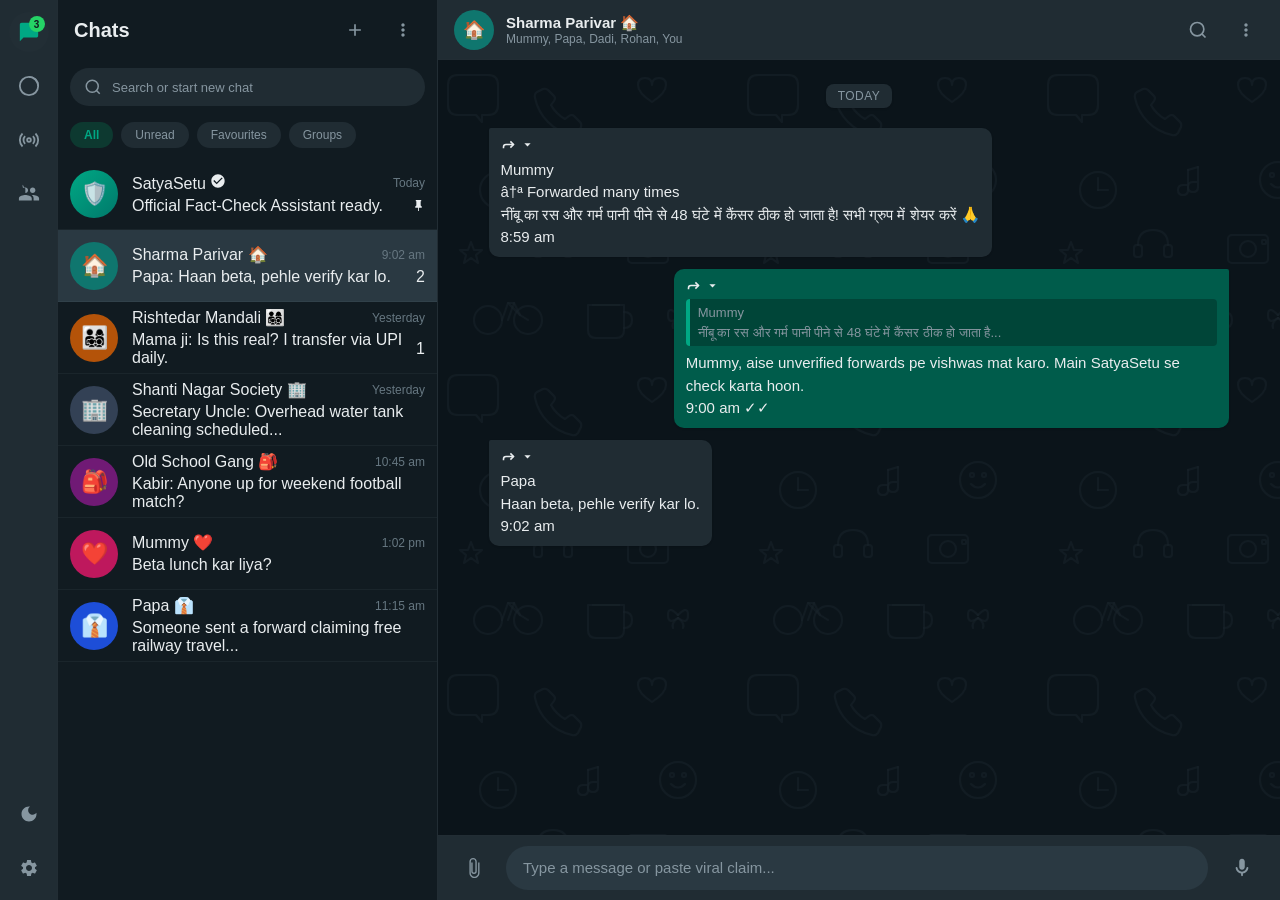
<file: web/whatsapp/index.html>
<!DOCTYPE html>
<html lang="en">
<head>
  <meta charset="UTF-8">
  <meta name="viewport" content="width=device-width, initial-scale=1.0">
  <title>SatyaSetu</title>
  <link rel="stylesheet" href="/web/whatsapp/css/tokens.css">
  <link rel="stylesheet" href="/web/whatsapp/css/base.css">
  <link rel="stylesheet" href="/web/whatsapp/css/app-shell.css">
  <link rel="stylesheet" href="/web/whatsapp/css/sidebar.css">
  <link rel="stylesheet" href="/web/whatsapp/css/chat-header.css">
  <link rel="stylesheet" href="/web/whatsapp/css/messages.css">
  <link rel="stylesheet" href="/web/whatsapp/css/composer.css">
  <link rel="stylesheet" href="/web/whatsapp/css/menus.css">
  <link rel="stylesheet" href="/web/whatsapp/css/modals.css">
  <link rel="stylesheet" href="/web/whatsapp/css/presenter.css">
</head>
<body>

  <div class="app-window">
    <!-- Main Container (Full Viewport) -->
    <div class="main-container">
      <!-- Left Navigation Rail -->
      <nav class="side-rail" aria-label="WhatsApp Navigation">
        <div class="rail-top">
          <button class="rail-btn active" title="Chats" aria-label="Chats">
            <svg width="22" height="22" viewBox="0 0 24 24" fill="currentColor"><path d="M20 2H4c-1.1 0-2 .9-2 2v18l4-4h14c1.1 0 2-.9 2-2V4c0-1.1-.9-2-2-2z"/></svg>
            <span class="rail-badge">3</span>
          </button>
          <button class="rail-btn" title="Status" aria-label="Status">
            <svg width="22" height="22" viewBox="0 0 24 24" fill="none" stroke="currentColor" stroke-width="2"><circle cx="12" cy="12" r="10"/><path d="M12 2a10 10 0 0 1 10 10"/></svg>
          </button>
          <button class="rail-btn" title="Channels" aria-label="Channels">
            <svg width="22" height="22" viewBox="0 0 24 24" fill="none" stroke="currentColor" stroke-width="2"><circle cx="12" cy="12" r="2"/><path d="M16.24 7.76a6 6 0 0 1 0 8.49m-8.48-.01a6 6 0 0 1 0-8.49m11.31-2.82a10 10 0 0 1 0 14.14m-14.14 0a10 10 0 0 1 0-14.14"/></svg>
          </button>
          <button class="rail-btn" title="Communities" aria-label="Communities">
            <svg width="22" height="22" viewBox="0 0 24 24" fill="currentColor"><path d="M16 11c1.66 0 2.99-1.34 2.99-3S17.66 5 16 5c-1.66 0-3 1.34-3 3s1.34 3 3 3zm-8 0c1.66 0 2.99-1.34 2.99-3S9.66 5 8 5C6.34 5 5 6.34 5 3s1.34 3 3 3zm0 2c-2.33 0-7 1.17-7 3.5V19h14v-2.5c0-2.33-4.67-3.5-7-3.5zm8 0c-.29 0-.62.02-.97.05 1.16.84 1.97 1.97 1.97 3.45V19h6v-2.5c0-2.33-4.67-3.5-7-3.5z"/></svg>
          </button>
        </div>
        <div class="rail-bottom">
          <button class="rail-btn" title="Toggle Theme" id="themeToggleBtn" aria-label="Toggle Theme">
            <svg width="20" height="20" viewBox="0 0 24 24" fill="currentColor"><path d="M12 3c-4.97 0-9 4.03-9 9s4.03 9 9 9 9-4.03 9-9c0-.46-.04-.92-.1-1.36-.98 1.37-2.58 2.26-4.4 2.26-3.03 0-5.5-2.47-5.5-5.5 0-1.82.89-3.42 2.26-4.4-.44-.06-.9-.1-1.36-.1z"/></svg>
          </button>
          <button class="rail-btn" title="Settings" aria-label="Settings">
            <svg width="20" height="20" viewBox="0 0 24 24" fill="currentColor"><path d="M19.14 12.94c.04-.3.06-.61.06-.94 0-.32-.02-.64-.07-.94l2.03-1.58c.18-.14.23-.41.12-.61l-1.92-3.32c-.12-.22-.37-.29-.59-.22l-2.39.96c-.5-.38-1.03-.7-1.62-.94l-.36-2.54c-.04-.24-.24-.41-.48-.41h-3.84c-.24 0-.43.17-.47.41l-.36 2.54c-.59.24-1.13.57-1.62.94l-2.39-.96c-.22-.08-.47 0-.59.22L2.74 8.87c-.12.21-.08.47.12.61l2.03 1.58c-.05.3-.09.63-.09.94s.02.64.07.94l-2.03 1.58c-.18.14-.23.41-.12.61l1.92 3.32c.12.22.37.29.59.22l2.39-.96c.5.38 1.03.7 1.62.94l.36 2.54c.05.24.24.41.48.41h3.84c.24 0 .44-.17.47-.41l.36-2.54c.59-.24 1.13-.56 1.62-.94l2.39.96c.22.08.47 0 .59-.22l1.92-3.32c.12-.22.07-.47-.12-.61l-2.01-1.58zM12 15.6c-1.98 0-3.6-1.62-3.6-3.6s1.62-3.6 3.6-3.6 3.6 1.62 3.6 3.6-1.62 3.6-3.6 3.6z"/></svg>
          </button>
        </div>
      </nav>

      <!-- Sidebar: Chats & Filter -->
      <aside class="chats-sidebar">
        <div class="sidebar-header">
          <h1 class="sidebar-title">Chats</h1>
          <div class="sidebar-actions">
            <button class="icon-action-btn" title="New Chat" aria-label="New Chat">
              <svg width="20" height="20" viewBox="0 0 24 24" fill="currentColor"><path d="M19 13h-6v6h-2v-6H5v-2h6V5h2v6h6v2z"/></svg>
            </button>
            <button class="icon-action-btn" title="Menu" aria-label="Menu">
              <svg width="20" height="20" viewBox="0 0 24 24" fill="currentColor"><path d="M12 8c1.1 0 2-.9 2-2s-.9-2-2-2-2 .9-2 2 .9 2 2 2zm0 2c-1.1 0-2 .9-2 2s.9 2 2 2 2-.9 2-2-.9-2-2-2zm0 6c-1.1 0-2 .9-2 2s.9 2 2 2 2-.9 2-2-.9-2-2-2z"/></svg>
            </button>
          </div>
        </div>

        <!-- Search Bar -->
        <div class="search-section">
          <div class="search-box">
            <svg width="18" height="18" viewBox="0 0 24 24" fill="none" stroke="currentColor" stroke-width="2"><circle cx="11" cy="11" r="8"/><line x1="21" y1="21" x2="16.65" y2="16.65"/></svg>
            <input type="text" id="chatSearch" class="search-input" placeholder="Search or start new chat" autocomplete="off">
          </div>
        </div>

        <!-- Filter Chips -->
        <div class="filter-chips">
          <button class="chip active" data-filter="all">All</button>
          <button class="chip" data-filter="unread">Unread</button>
          <button class="chip" data-filter="favourites">Favourites</button>
          <button class="chip" data-filter="groups">Groups</button>
        </div>

        <!-- Contacts / Conversations List -->
        <div class="contacts-list" id="contactsList">
          <!-- Populated dynamically by main.js -->
        </div>
      </aside>

      <!-- Main Active Chat Area -->
      <main class="chat-area">
        <!-- Active Chat Header -->
        <header class="chat-header">
          <div class="chat-header-info">
            <button class="mobile-back-btn" id="mobileBackBtn" aria-label="Back to chats">
              <svg width="20" height="20" viewBox="0 0 24 24" fill="none" stroke="currentColor" stroke-width="2.5"><polyline points="15 18 9 12 15 6"/></svg>
            </button>
            <div class="chat-header-avatar" id="headerAvatar">🛡️</div>
            <div class="chat-header-meta">
              <div class="chat-header-name" id="headerTitle">SatyaSetu</div>
              <div class="chat-header-sub" id="headerSub">Official Business Account · AI Fact Checker</div>
            </div>
          </div>
          <div class="chat-header-actions">
            <button class="icon-action-btn" title="Search in chat" aria-label="Search chat">
              <svg width="20" height="20" viewBox="0 0 24 24" fill="none" stroke="currentColor" stroke-width="2"><circle cx="11" cy="11" r="8"/><line x1="21" y1="21" x2="16.65" y2="16.65"/></svg>
            </button>
            <button class="icon-action-btn" title="More options" aria-label="Options">
              <svg width="20" height="20" viewBox="0 0 24 24" fill="currentColor"><path d="M12 8c1.1 0 2-.9 2-2s-.9-2-2-2-2 .9-2 2 .9 2 2 2zm0 2c-1.1 0-2 .9-2 2s.9 2 2 2 2-.9 2-2-.9-2-2-2zm0 6c-1.1 0-2 .9-2 2s.9 2 2 2 2-.9 2-2-.9-2-2-2z"/></svg>
            </button>
          </div>
        </header>

        <!-- Message Stream -->
        <section class="messages-stream" id="messagesStream" role="log" aria-live="polite">
          <!-- Populated dynamically by main.js -->
        </section>

        <!-- Typing Indicator Bubble Container -->
        <div class="typing-container" id="typingIndicatorContainer">
          <div class="typing-bubble">
            <div class="typing-dot"></div>
            <div class="typing-dot"></div>
            <div class="typing-dot"></div>
          </div>
        </div>

        <!-- Composer Input Area -->
        <footer class="chat-composer">
          <!-- Attachment Toggle -->
          <button class="composer-btn" id="attachBtn" title="Attach file" aria-label="Attach file">
            <svg width="22" height="22" viewBox="0 0 24 24" fill="currentColor"><path d="M16.5 6v11.5c0 2.21-1.79 4-4 4s-4-1.79-4-4V5a2.5 2.5 0 0 1 5 0v10.5c0 .83-.67 1.5-1.5 1.5s-1.5-.67-1.5-1.5V6H9v9.5a3 3 0 0 0 6 0V5c0-2.21-1.79-4-4-4S7 2.79 7 5v12.5c0 3.04 2.46 5.5 5.5 5.5s5.5-2.46 5.5-5.5V6h-1.5z"/></svg>
          </button>

          <!-- Input Field with contract & test support -->
          <div class="composer-input-wrapper chat-input">
            <input type="text" id="messageInput" class="composer-input chat-input" placeholder="Type a message or paste viral claim..." autocomplete="off">
          </div>

          <!-- Action Button: Mic or Send -->
          <button class="composer-action-btn" id="composerActionBtn" title="Send or Voice Note" aria-label="Send message">
            <svg class="mic-icon" width="22" height="22" viewBox="0 0 24 24" fill="currentColor"><path d="M12 14c1.66 0 3-1.34 3-3V5c0-1.66-1.34-3-3-3S9 3.34 9 5v6c0 1.66 1.34 3 3 3zm5.91-3c-.49 0-.9.36-.98.85C16.52 14.2 14.47 16 12 16s-4.52-1.8-4.93-4.15c-.08-.49-.49-.85-.98-.85-.61 0-1.09.54-1 1.14.49 3 2.89 5.35 5.91 5.78V20c0 .55.45 1 1 1s1-.45 1-1v-2.08c3.02-.43 5.42-2.78 5.91-5.78.1-.6-.39-1.14-1-1.14z"/></svg>
            <svg class="send-icon" width="20" height="20" viewBox="0 0 24 24" fill="currentColor" style="display:none;"><path d="M2.01 21L23 12 2.01 3 2 10l15 2-15 2z"/></svg>
          </button>

          <!-- Hidden Upload Handlers -->
          <input type="file" id="imageUploadInput" accept="image/jpeg,image/png,image/webp" style="display:none;">
          <input type="file" id="docUploadInput" accept=".pdf" style="display:none;">
        </footer>

        <!-- Attachment Menu Popup -->
        <div class="attachment-popup" id="attachmentPopup">
          <div class="attachment-item" onclick="document.getElementById('imageUploadInput').click()">
            <div class="attachment-icon" style="background:#bf59cf;">🖼️</div>
            <span>Photos & Screenshots</span>
          </div>
          <div class="attachment-item" onclick="document.getElementById('docUploadInput').click()">
            <div class="attachment-icon" style="background:#5157ae;">📄</div>
            <span>PDF document</span>
          </div>
        </div>
      </main>
    </div>
  </div>

  <!-- Message Context Menu -->
  <div class="dropdown-menu" id="messageContextMenu">
    <div class="menu-item context-action-item" data-action="forward">↪ Forward</div>
    <div class="menu-item context-action-item" data-action="reply">💬 Reply</div>
    <div class="menu-item context-action-item" data-action="copy">📋 Copy</div>
    <div class="menu-item context-action-item" data-action="star">⭐ Star</div>
    <div class="menu-item danger context-action-item" data-action="delete">🗑️ Delete</div>
  </div>

  <!-- Forward Modal Dialog -->
  <div class="modal-backdrop" id="forwardModal">
    <div class="modal-card">
      <div class="modal-header">
        <span class="modal-title">Forward message to</span>
        <button class="modal-close-btn" id="forwardCloseBtn" aria-label="Close modal">✕</button>
      </div>

      <div class="forward-preview">
        <div class="forward-preview-label">SELECTED MESSAGE:</div>
        <div class="forward-preview-text" id="forwardMsgPreview"></div>
      </div>

      <div class="forward-target-list">
        <!-- SatyaSetu AI Bot (Featured Top Target) -->
        <div class="forward-target-item bot-target" data-target="bot">
          <div class="forward-target-avatar" style="background:#00a884;">🛡️</div>
          <div>
            <div class="forward-target-name">SatyaSetu</div>
            <div class="forward-target-sub" style="color:#34d399;">Business Account · AI Fact-Check Bot</div>
          </div>
          <span class="forward-btn-pill">Forward & Check</span>
        </div>

        <!-- Fictional Chats -->
        <div class="forward-target-item" data-target="sharma">
          <div class="forward-target-avatar" style="background:#0f766e;">🏠</div>
          <div>
            <div class="forward-target-name">Sharma Parivar 🏠</div>
            <div class="forward-target-sub">Family Group</div>
          </div>
        </div>

        <div class="forward-target-item" data-target="rishtedar">
          <div class="forward-target-avatar" style="background:#b45309;">👨‍👩‍👧‍👦</div>
          <div>
            <div class="forward-target-name">Rishtedar Mandali 👨‍👩‍👧‍👦</div>
            <div class="forward-target-sub">Relatives Group</div>
          </div>
        </div>

        <div class="forward-target-item" data-target="society">
          <div class="forward-target-avatar" style="background:#334155;">🏢</div>
          <div>
            <div class="forward-target-name">Shanti Nagar Society 🏢</div>
            <div class="forward-target-sub">Housing Society</div>
          </div>
        </div>

        <div class="forward-target-item" data-target="friends">
          <div class="forward-target-avatar" style="background:#701a75;">🎒</div>
          <div>
            <div class="forward-target-name">Old School Gang 🎒</div>
            <div class="forward-target-sub">Friends Group</div>
          </div>
        </div>

        <div class="forward-target-item" data-target="mummy">
          <div class="forward-target-avatar" style="background:#be185d;">❤️</div>
          <div>
            <div class="forward-target-name">Mummy ❤️</div>
            <div class="forward-target-sub">Personal Contact</div>
          </div>
        </div>

        <div class="forward-target-item" data-target="papa">
          <div class="forward-target-avatar" style="background:#1d4ed8;">👔</div>
          <div>
            <div class="forward-target-name">Papa 👔</div>
            <div class="forward-target-sub">Personal Contact</div>
          </div>
        </div>
      </div>
    </div>
  </div>

  <!-- Presenter Inspection Panel (Ctrl+Shift+D) -->
  <aside class="presenter-panel" id="presenterPanel" aria-label="Presenter Evaluation Panel">
    <div class="presenter-header">
      <div class="presenter-title">
        <span>🛡️</span> SatyaSetu Telemetry & Inspector
      </div>
      <div>
        <button class="win-btn panel-btn" id="presenterCopyBtn" title="Copy JSON">📋 Copy</button>
        <button class="win-btn panel-btn" id="presenterCloseBtn" title="Close Panel">✕</button>
      </div>
    </div>
    <div class="presenter-meta-bar">
      <div class="presenter-meta-item">
        <span class="presenter-meta-label">Verdict</span>
        <span class="presenter-meta-value" id="presenterVerdict">IDLE</span>
      </div>
      <div class="presenter-meta-item">
        <span class="presenter-meta-label">Strength</span>
        <span class="presenter-meta-value" id="presenterStrength">N/A</span>
      </div>
      <div class="presenter-meta-item">
        <span class="presenter-meta-label">Latency</span>
        <span class="presenter-meta-value" id="presenterLatency">0 ms</span>
      </div>
    </div>
    <div class="presenter-body">
      <pre class="presenter-json-pre" id="presenterJson">// Press Ctrl+Shift+D to toggle anytime.</pre>
    </div>
    <div class="presenter-footer">
      <span>ADR-007 Strict Enums</span>
      <span class="presenter-shortcut-hint">Toggle: Ctrl+Shift+D</span>
    </div>
  </aside>

  <!-- Theme Toggle Listener -->
  <script>
    document.getElementById("themeToggleBtn")?.addEventListener("click", () => {
      const current = document.documentElement.getAttribute("data-theme");
      document.documentElement.setAttribute("data-theme", current === "light" ? "dark" : "light");
    });
  </script>

  <!-- ES Module Application Main Entry -->
  <script type="module" src="/web/whatsapp/js/main.js"></script>
</body>
</html>
</file>
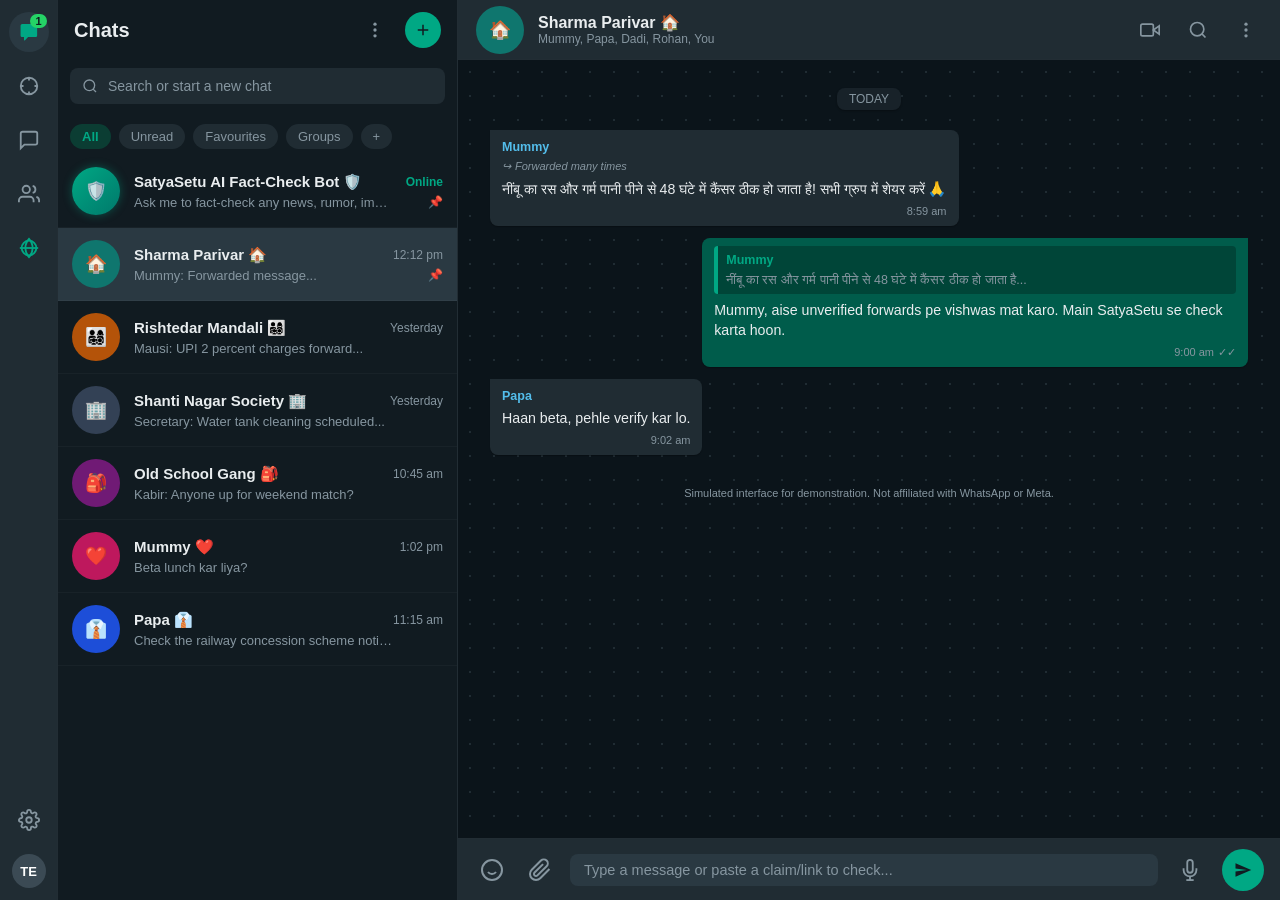
<file: static/whatsapp.html>
<!DOCTYPE html>
<html lang="en">
<head>
  <meta charset="UTF-8">
  <meta name="viewport" content="width=device-width, initial-scale=1.0">
  <title>WhatsApp Web · SatyaSetu AI Bot</title>
  <style>
    :root {
      --wa-bg-deep: #111b21;
      --wa-bg-panel: #202c33;
      --wa-bg-chat: #0b141a;
      --wa-bg-input: #2a3942;
      --wa-bg-incoming: #202c33;
      --wa-bg-outgoing: #005c4b;
      --wa-green: #00a884;
      --wa-green-hover: #029071;
      --wa-text-primary: #e9edef;
      --wa-text-secondary: #8696a0;
      --wa-text-muted: #667781;
      --wa-border: #222d34;
      --wa-hover: #222e35;
      --wa-active: #2a3942;
      --wa-badge: #25d366;
      --wa-quote-bg: rgba(0, 0, 0, 0.25);
      --danger: #ef4444;
      --warning: #f59e0b;
      --info: #3b82f6;
    }

    * {
      box-sizing: border-box;
      margin: 0;
      padding: 0;
      font-family: 'Segoe UI', -apple-system, BlinkMacSystemFont, Roboto, Helvetica, Arial, sans-serif;
    }

    body {
      background-color: #0c1317;
      color: var(--wa-text-primary);
      height: 100vh;
      overflow: hidden;
      display: flex;
      justify-content: center;
      align-items: center;
    }

    /* Window Frame */
    .app-window {
      width: 100vw;
      height: 100vh;
      display: flex;
      flex-direction: column;
      background-color: var(--wa-bg-deep);
    }

    /* Top Desktop Window Bar */
    .window-header {
      height: 38px;
      background-color: var(--wa-bg-panel);
      display: flex;
      align-items: center;
      justify-content: space-between;
      padding: 0 12px;
      border-bottom: 1px solid var(--wa-border);
      user-select: none;
    }
    .window-title {
      font-size: 13px;
      font-weight: 500;
      color: var(--wa-text-secondary);
      display: flex;
      align-items: center;
      gap: 8px;
    }
    .window-controls {
      display: flex;
      align-items: center;
      gap: 16px;
      color: var(--wa-text-secondary);
    }
    .win-btn {
      cursor: pointer;
      font-size: 14px;
      line-height: 1;
      padding: 4px;
    }
    .win-btn:hover { color: #fff; }

    /* Main Container Split: Left Rail + Left Sidebar + Right Chat Area */
    .main-container {
      display: flex;
      flex: 1;
      height: 100vh;
      overflow: hidden;
    }

    /* Far-Left Vertical Icon Rail */
    .side-rail {
      width: 58px;
      background-color: var(--wa-bg-panel);
      border-right: 1px solid var(--wa-border);
      display: flex;
      flex-direction: column;
      align-items: center;
      justify-content: space-between;
      padding: 12px 0;
    }
    .rail-top, .rail-bottom {
      display: flex;
      flex-direction: column;
      align-items: center;
      gap: 14px;
      width: 100%;
    }
    .rail-btn {
      width: 40px;
      height: 40px;
      border-radius: 50%;
      display: flex;
      align-items: center;
      justify-content: center;
      color: var(--wa-text-secondary);
      cursor: pointer;
      position: relative;
      transition: background 0.2s, color 0.2s;
    }
    .rail-btn:hover {
      background-color: var(--wa-hover);
      color: var(--wa-text-primary);
    }
    .rail-btn.active {
      background-color: var(--wa-active);
      color: var(--wa-green);
    }
    .rail-badge {
      position: absolute;
      top: 2px;
      right: 2px;
      background-color: var(--wa-badge);
      color: #111b21;
      font-size: 11px;
      font-weight: 700;
      border-radius: 10px;
      padding: 1px 5px;
    }

    /* Chats List Sidebar (380px) */
    .chats-sidebar {
      width: 400px;
      min-width: 320px;
      background-color: var(--wa-bg-deep);
      border-right: 1px solid var(--wa-border);
      display: flex;
      flex-direction: column;
      height: 100%;
    }

    /* Chats Sidebar Header */
    .sidebar-header {
      height: 60px;
      padding: 10px 16px;
      display: flex;
      align-items: center;
      justify-content: space-between;
      background-color: var(--wa-bg-deep);
    }
    .sidebar-title {
      font-size: 20px;
      font-weight: 700;
      color: var(--wa-text-primary);
    }
    .sidebar-actions {
      display: flex;
      align-items: center;
      gap: 12px;
    }
    .icon-action-btn {
      width: 36px;
      height: 36px;
      border-radius: 50%;
      display: flex;
      align-items: center;
      justify-content: center;
      color: var(--wa-text-secondary);
      cursor: pointer;
      transition: background 0.2s;
    }
    .icon-action-btn:hover {
      background-color: var(--wa-hover);
      color: var(--wa-text-primary);
    }
    .icon-action-btn.new-chat {
      background-color: var(--wa-green);
      color: #111b21;
    }

    /* Search Bar & Filter Chips */
    .search-section {
      padding: 8px 12px 10px;
      background-color: var(--wa-bg-deep);
    }
    .search-box {
      background-color: var(--wa-bg-panel);
      border-radius: 8px;
      height: 36px;
      display: flex;
      align-items: center;
      padding: 0 12px;
      gap: 10px;
    }
    .search-box svg {
      color: var(--wa-text-secondary);
      flex-shrink: 0;
    }
    .search-input {
      background: transparent;
      border: none;
      outline: none;
      color: var(--wa-text-primary);
      font-size: 14px;
      width: 100%;
    }
    .search-input::placeholder {
      color: var(--wa-text-secondary);
    }

    .filter-chips {
      display: flex;
      gap: 8px;
      padding: 10px 12px 6px;
      overflow-x: auto;
    }
    .chip {
      background-color: var(--wa-bg-panel);
      color: var(--wa-text-secondary);
      font-size: 13px;
      padding: 5px 12px;
      border-radius: 16px;
      cursor: pointer;
      user-select: none;
      white-space: nowrap;
      transition: all 0.2s;
    }
    .chip:hover {
      background-color: var(--wa-hover);
      color: var(--wa-text-primary);
    }
    .chip.active {
      background-color: #0b3d33;
      color: var(--wa-green);
      font-weight: 600;
    }

    /* Contact List */
    .contact-list {
      flex: 1;
      overflow-y: auto;
    }
    .contact-item {
      display: flex;
      align-items: center;
      padding: 12px 14px;
      gap: 14px;
      cursor: pointer;
      border-bottom: 1px solid rgba(255, 255, 255, 0.03);
      position: relative;
      transition: background 0.15s;
    }
    .contact-item:hover {
      background-color: var(--wa-hover);
    }
    .contact-item.active {
      background-color: var(--wa-active);
    }

    .avatar {
      width: 48px;
      height: 48px;
      border-radius: 50%;
      background-color: #3b4a54;
      display: flex;
      align-items: center;
      justify-content: center;
      font-size: 18px;
      font-weight: 600;
      color: #fff;
      flex-shrink: 0;
      position: relative;
      overflow: hidden;
    }
    .avatar img {
      width: 100%;
      height: 100%;
      object-fit: cover;
    }
    .avatar.bot-avatar {
      background: linear-gradient(135deg, #00a884, #00796b);
      box-shadow: 0 0 10px rgba(0, 168, 132, 0.4);
    }

    .contact-info {
      flex: 1;
      min-width: 0;
      display: flex;
      flex-direction: column;
      gap: 4px;
    }
    .contact-top {
      display: flex;
      justify-content: space-between;
      align-items: center;
    }
    .contact-name {
      font-size: 15px;
      font-weight: 600;
      color: var(--wa-text-primary);
      white-space: nowrap;
      overflow: hidden;
      text-overflow: ellipsis;
    }
    .contact-time {
      font-size: 12px;
      color: var(--wa-text-secondary);
      flex-shrink: 0;
    }
    .contact-bottom {
      display: flex;
      justify-content: space-between;
      align-items: center;
      font-size: 13px;
      color: var(--wa-text-secondary);
    }
    .contact-last-msg {
      white-space: nowrap;
      overflow: hidden;
      text-overflow: ellipsis;
      max-width: 260px;
    }
    .pinned-icon {
      color: var(--wa-text-muted);
      font-size: 12px;
    }

    /* Right Main Chat Panel */
    .chat-panel {
      flex: 1;
      display: flex;
      flex-direction: column;
      background-color: var(--wa-bg-chat);
      position: relative;
      height: 100%;
    }

    /* Chat Panel Header */
    .chat-header {
      height: 60px;
      background-color: var(--wa-bg-panel);
      padding: 10px 18px;
      display: flex;
      align-items: center;
      justify-content: space-between;
      border-bottom: 1px solid var(--wa-border);
      z-index: 10;
    }
    .chat-header-left {
      display: flex;
      align-items: center;
      gap: 14px;
      cursor: pointer;
    }
    .chat-header-title {
      font-size: 16px;
      font-weight: 600;
      color: var(--wa-text-primary);
      display: flex;
      align-items: center;
      gap: 6px;
    }
    .chat-header-sub {
      font-size: 12px;
      color: var(--wa-text-secondary);
    }
    .chat-header-right {
      display: flex;
      align-items: center;
      gap: 16px;
      color: var(--wa-text-secondary);
    }
    .header-icon-btn {
      cursor: pointer;
      padding: 6px;
      border-radius: 50%;
      display: flex;
      align-items: center;
      justify-content: center;
    }
    .header-icon-btn:hover {
      background-color: var(--wa-hover);
      color: var(--wa-text-primary);
    }

    /* Chat Messages Conversation Stream */
    .messages-stream {
      flex: 1;
      overflow-y: auto;
      padding: 20px 32px 14px;
      display: flex;
      flex-direction: column;
      gap: 12px;
      position: relative;
      background-image: radial-gradient(#202c33 1px, transparent 1px);
      background-size: 24px 24px;
    }

    /* Message Date Divider */
    .date-pill {
      align-self: center;
      background-color: #182229;
      color: var(--wa-text-secondary);
      font-size: 12px;
      padding: 4px 12px;
      border-radius: 8px;
      margin: 8px 0;
      box-shadow: 0 1px 2px rgba(0,0,0,0.3);
      user-select: none;
    }

    /* Message Bubbles */
    .msg-row {
      display: flex;
      flex-direction: column;
      position: relative;
      max-width: 72%;
    }
    .msg-row.incoming {
      align-self: flex-start;
    }
    .msg-row.outgoing {
      align-self: flex-end;
    }

    .msg-bubble {
      padding: 8px 12px 6px;
      border-radius: 8px;
      font-size: 14.2px;
      line-height: 1.45;
      position: relative;
      box-shadow: 0 1px 1px rgba(0,0,0,0.25);
      word-break: break-word;
    }
    .msg-row.incoming .msg-bubble {
      background-color: var(--wa-bg-incoming);
      color: var(--wa-text-primary);
      border-top-left-radius: 0;
    }
    .msg-row.outgoing .msg-bubble {
      background-color: var(--wa-bg-outgoing);
      color: var(--wa-text-primary);
      border-top-right-radius: 0;
    }

    .msg-hover-actions {
      position: absolute;
      top: 6px;
      right: 6px;
      display: none;
      align-items: center;
      gap: 4px;
      background: rgba(32, 44, 51, 0.95);
      border-radius: 14px;
      padding: 2px 6px;
      box-shadow: 0 2px 5px rgba(0,0,0,0.4);
      z-index: 5;
    }
    .msg-row.outgoing .msg-hover-actions {
      right: auto;
      left: -65px;
    }
    .msg-bubble:hover .msg-hover-actions {
      display: flex;
    }
    .msg-action-icon {
      color: var(--wa-text-secondary);
      cursor: pointer;
      padding: 3px 5px;
      border-radius: 50%;
      display: flex;
      align-items: center;
      justify-content: center;
    }
    .msg-action-icon:hover {
      color: var(--wa-text-primary);
      background: rgba(255,255,255,0.1);
    }

    .msg-sender {
      font-size: 12.5px;
      font-weight: 600;
      color: #53bdeb;
      margin-bottom: 3px;
    }

    .msg-quoted {
      background-color: var(--wa-quote-bg);
      border-left: 4px solid var(--wa-green);
      padding: 5px 8px;
      border-radius: 4px;
      font-size: 12.5px;
      margin-bottom: 6px;
      color: var(--wa-text-secondary);
    }
    .msg-quoted-title {
      font-weight: 600;
      color: var(--wa-green);
      margin-bottom: 2px;
    }

    .msg-meta {
      float: right;
      margin-left: 12px;
      margin-top: 4px;
      display: flex;
      align-items: center;
      gap: 4px;
      font-size: 11px;
      color: var(--wa-text-secondary);
      user-select: none;
    }

    /* Video Link Embed Card */
    .video-card {
      border-radius: 8px;
      overflow: hidden;
      background: #111b21;
      border: 1px solid var(--wa-border);
      margin: 6px 0;
      cursor: pointer;
    }
    .video-card-thumb {
      width: 100%;
      height: 150px;
      background: #1a2228;
      position: relative;
      display: flex;
      align-items: center;
      justify-content: center;
      overflow: hidden;
    }
    .video-card-thumb img {
      width: 100%;
      height: 100%;
      object-fit: cover;
    }
    .play-badge {
      width: 44px;
      height: 44px;
      background: rgba(0,0,0,0.65);
      border-radius: 50%;
      display: flex;
      align-items: center;
      justify-content: center;
      color: #fff;
    }
    .video-card-body {
      padding: 10px;
    }
    .video-card-title {
      font-size: 13.5px;
      font-weight: 600;
      color: #e9edef;
      line-height: 1.35;
      margin-bottom: 4px;
    }
    .video-card-url {
      font-size: 12px;
      color: #53bdeb;
      text-decoration: none;
    }

    /* SatyaSetu AI Fact Check Card */
    .factcheck-card {
      background: #16242b;
      border: 1px solid #1f3944;
      border-left: 5px solid;
      border-radius: 8px;
      padding: 12px 14px;
      margin: 8px 0 4px;
      box-shadow: 0 4px 12px rgba(0,0,0,0.3);
    }
    .factcheck-card.REFUTED { border-left-color: #ef4444; }
    .factcheck-card.SUPPORTED { border-left-color: #10b981; }
    .factcheck-card.PARTIALLY_SUPPORTED { border-left-color: #f59e0b; }
    .factcheck-card.OUTDATED { border-left-color: #d97706; }
    .factcheck-card.UNVERIFIABLE { border-left-color: #94a3b8; }

    .fc-header {
      display: flex;
      align-items: center;
      justify-content: space-between;
      margin-bottom: 8px;
    }
    .fc-logo {
      font-size: 12.5px;
      font-weight: 700;
      color: var(--wa-green);
      display: flex;
      align-items: center;
      gap: 6px;
    }
    .verdict-tag {
      padding: 3px 8px;
      border-radius: 12px;
      font-size: 11.5px;
      font-weight: 700;
      letter-spacing: 0.4px;
      text-transform: uppercase;
    }
    .verdict-tag.REFUTED { background: rgba(239, 68, 68, 0.2); color: #f87171; border: 1px solid #ef4444; }
    .verdict-tag.SUPPORTED { background: rgba(16, 185, 129, 0.2); color: #34d399; border: 1px solid #10b981; }
    .verdict-tag.PARTIALLY_SUPPORTED { background: rgba(245, 158, 11, 0.2); color: #fbbf24; border: 1px solid #f59e0b; }
    .verdict-tag.OUTDATED { background: rgba(217, 119, 6, 0.2); color: #fcd34d; border: 1px solid #d97706; }
    .verdict-tag.UNVERIFIABLE { background: rgba(148, 163, 184, 0.2); color: #cbd5e1; border: 1px solid #64748b; }

    .fc-claim {
      font-size: 13.5px;
      font-weight: 600;
      color: #f1f5f9;
      margin-bottom: 6px;
    }
    .fc-real-news {
      font-size: 13px;
      color: #cbd5e1;
      line-height: 1.45;
      margin-bottom: 8px;
      background: rgba(0,0,0,0.2);
      padding: 8px 10px;
      border-radius: 6px;
    }
    .fc-sources {
      font-size: 12px;
      color: var(--wa-text-secondary);
      border-top: 1px solid rgba(255, 255, 255, 0.08);
      padding-top: 6px;
      display: flex;
      flex-direction: column;
      gap: 3px;
    }
    .fc-source-link {
      color: #53bdeb;
      text-decoration: none;
      word-break: break-all;
    }
    .fc-source-link:hover { text-decoration: underline; }

    /* Bottom Input Bar */
    .input-bar {
      min-height: 62px;
      background-color: var(--wa-bg-panel);
      padding: 8px 16px;
      display: flex;
      align-items: center;
      gap: 12px;
      border-top: 1px solid var(--wa-border);
      position: relative;
    }
    .input-btn {
      color: var(--wa-text-secondary);
      cursor: pointer;
      padding: 6px;
      border-radius: 50%;
      display: flex;
      align-items: center;
      justify-content: center;
      transition: color 0.15s, background 0.15s;
    }
    .input-btn:hover {
      background-color: var(--wa-hover);
      color: var(--wa-text-primary);
    }
    .text-input-wrap {
      flex: 1;
      background-color: var(--wa-bg-input);
      border-radius: 8px;
      display: flex;
      align-items: center;
      padding: 8px 14px;
    }
    .chat-input {
      width: 100%;
      background: transparent;
      border: none;
      outline: none;
      color: var(--wa-text-primary);
      font-size: 14.5px;
    }
    .chat-input::placeholder {
      color: var(--wa-text-secondary);
    }

    /* Send Button */
    .send-btn {
      width: 42px;
      height: 42px;
      border-radius: 50%;
      background-color: var(--wa-green);
      color: #111b21;
      border: none;
      display: flex;
      align-items: center;
      justify-content: center;
      cursor: pointer;
      transition: background 0.2s, transform 0.1s;
      flex-shrink: 0;
    }
    .send-btn:hover { background-color: var(--wa-green-hover); }
    .send-btn:active { transform: scale(0.95); }

    /* Context Menus (Matching Screenshots 1 & 2) */
    .context-menu {
      position: absolute;
      background-color: #233138;
      border-radius: 8px;
      padding: 6px 0;
      width: 220px;
      box-shadow: 0 8px 24px rgba(0, 0, 0, 0.45);
      z-index: 1000;
      border: 1px solid rgba(255, 255, 255, 0.08);
      display: none;
    }
    .menu-item {
      padding: 9px 16px;
      display: flex;
      align-items: center;
      gap: 14px;
      font-size: 14px;
      color: var(--wa-text-primary);
      cursor: pointer;
      transition: background 0.15s;
    }
    .menu-item:hover {
      background-color: #182229;
    }
    .menu-item svg {
      color: var(--wa-text-secondary);
      flex-shrink: 0;
    }
    .menu-item.ask-ai {
      color: #34d399;
      font-weight: 600;
    }
    .menu-item.ask-ai svg {
      color: #34d399;
    }

    /* Attachment Popup Modal */
    .attachment-popup {
      position: absolute;
      bottom: 74px;
      left: 60px;
      background-color: #233138;
      border-radius: 14px;
      padding: 12px;
      box-shadow: 0 10px 30px rgba(0,0,0,0.5);
      border: 1px solid var(--wa-border);
      display: none;
      flex-direction: column;
      gap: 12px;
      z-index: 50;
    }
    .attach-item {
      display: flex;
      align-items: center;
      gap: 14px;
      cursor: pointer;
      padding: 6px 12px;
      border-radius: 8px;
      font-size: 14px;
      color: var(--wa-text-primary);
      transition: background 0.15s;
    }
    .attach-item:hover { background-color: var(--wa-hover); }
    .attach-icon {
      width: 36px;
      height: 36px;
      border-radius: 50%;
      display: flex;
      align-items: center;
      justify-content: center;
      color: #fff;
    }

    /* Quick Demo Bar Top */
    .demo-ribbon {
      background: linear-gradient(90deg, #093c32, #0e4c41);
      color: #e2e8f0;
      font-size: 12px;
      padding: 6px 16px;
      display: flex;
      align-items: center;
      justify-content: space-between;
      border-bottom: 1px solid #1b4b42;
    }
    .demo-ribbon strong { color: var(--wa-green); }
    .demo-actions {
      display: flex;
      gap: 10px;
    }
    .quick-sample-btn {
      background: rgba(255, 255, 255, 0.12);
      border: 1px solid rgba(255, 255, 255, 0.2);
      color: #fff;
      font-size: 11.5px;
      padding: 2px 8px;
      border-radius: 4px;
      cursor: pointer;
    }
    .quick-sample-btn:hover { background: rgba(255, 255, 255, 0.25); }

    /* Typing indicator */
    .typing-indicator {
      display: inline-flex;
      align-items: center;
      gap: 4px;
      padding: 6px 12px;
      background: var(--wa-bg-incoming);
      border-radius: 8px;
      font-size: 13px;
      color: var(--wa-text-secondary);
      margin-bottom: 6px;
    }
    .typing-dot {
      width: 6px;
      height: 6px;
      background: var(--wa-green);
      border-radius: 50%;
      animation: pulse 1.2s infinite ease-in-out;
    }
    .typing-dot:nth-child(2) { animation-delay: 0.2s; }
    .typing-dot:nth-child(3) { animation-delay: 0.4s; }
    @keyframes pulse {
      0%, 80%, 100% { transform: scale(0.6); opacity: 0.4; }
      40% { transform: scale(1.1); opacity: 1; }
    }
  </style>
</head>
<body>

<div class="app-window">
  <!-- Main Container -->
  <div class="main-container">
    <!-- Far-Left Navigation Rail -->
    <div class="side-rail">
      <div class="rail-top">
        <div class="rail-btn active" title="Chats">
          <svg width="22" height="22" viewBox="0 0 24 24" fill="currentColor"><path d="M19.005 3.175H4.674C3.642 3.175 2.8 4.017 2.8 5.05V15.69c0 1.033.842 1.875 1.874 1.875H6.55v3.26c0 .445.54.667.854.354l3.613-3.614h7.988c1.033 0 1.875-.842 1.875-1.875V5.05c0-1.033-.842-1.875-1.875-1.875z"/></svg>
          <span class="rail-badge">1</span>
        </div>
        <div class="rail-btn" title="Status">
          <svg width="22" height="22" viewBox="0 0 24 24" fill="none" stroke="currentColor" stroke-width="2"><circle cx="12" cy="12" r="9"/><path d="M12 3v3m0 12v3M3 12h3m12 0h3"/></svg>
        </div>
        <div class="rail-btn" title="Channels">
          <svg width="22" height="22" viewBox="0 0 24 24" fill="none" stroke="currentColor" stroke-width="2"><path d="M21 15a2 2 0 0 1-2 2H7l-4 4V5a2 2 0 0 1 2-2h14a2 2 0 0 1 2 2z"/></svg>
        </div>
        <div class="rail-btn" title="Communities">
          <svg width="22" height="22" viewBox="0 0 24 24" fill="none" stroke="currentColor" stroke-width="2"><path d="M17 21v-2a4 4 0 0 0-4-4H5a4 4 0 0 0-4 4v2"/><circle cx="9" cy="7" r="4"/><path d="M23 21v-2a4 4 0 0 0-3-3.87"/><path d="M16 3.13a4 4 0 0 1 0 7.75"/></svg>
        </div>
        <div class="rail-btn" title="Meta AI / SatyaSetu AI" onclick="selectChat('bot')" style="color:#00a884;">
          <svg width="22" height="22" viewBox="0 0 24 24" fill="none" stroke="currentColor" stroke-width="2"><circle cx="12" cy="12" r="8"/><path d="M12 2a15.3 15.3 0 0 1 4 10 15.3 15.3 0 0 1-4 10 15.3 15.3 0 0 1-4-10 15.3 15.3 0 0 1 4-10z"/><path d="M2 12h20"/></svg>
        </div>
      </div>
      <div class="rail-bottom">
        <div class="rail-btn" title="Settings">
          <svg width="22" height="22" viewBox="0 0 24 24" fill="none" stroke="currentColor" stroke-width="2"><circle cx="12" cy="12" r="3"/><path d="M19.4 15a1.65 1.65 0 0 0 .33 1.82l.06.06a2 2 0 0 1 0 2.83 2 2 0 0 1-2.83 0l-.06-.06a1.65 1.65 0 0 0-1.82-.33 1.65 1.65 0 0 0-1 1.51V21a2 2 0 0 1-2 2 2 2 0 0 1-2-2v-.09A1.65 1.65 0 0 0 9 19.4a1.65 1.65 0 0 0-1.82.33l-.06.06a2 2 0 0 1-2.83 0 2 2 0 0 1 0-2.83l.06-.06a1.65 1.65 0 0 0 .33-1.82 1.65 1.65 0 0 0-1.51-1H3a2 2 0 0 1-2-2 2 2 0 0 1 2-2h.09A1.65 1.65 0 0 0 4.6 9a1.65 1.65 0 0 0-.33-1.82l-.06-.06a2 2 0 0 1 0-2.83 2 2 0 0 1 2.83 0l.06.06a1.65 1.65 0 0 0 1.82.33H9a1.65 1.65 0 0 0 1-1.51V3a2 2 0 0 1 2-2 2 2 0 0 1 2 2v.09a1.65 1.65 0 0 0 1 1.51 1.65 1.65 0 0 0 1.82-.33l.06-.06a2 2 0 0 1 2.83 0 2 2 0 0 1 0 2.83l-.06.06a1.65 1.65 0 0 0-.33 1.82V9a1.65 1.65 0 0 0 1.51 1H21a2 2 0 0 1 2 2 2 2 0 0 1-2 2h-.09a1.65 1.65 0 0 0-1.51 1z"/></svg>
        </div>
        <div class="avatar" style="width:34px;height:34px;font-size:13px;" title="Profile">
          <span>TE</span>
        </div>
      </div>
    </div>

    <!-- Chats Sidebar List -->
    <div class="chats-sidebar">
      <div class="sidebar-header">
        <div class="sidebar-title">Chats</div>
        <div class="sidebar-actions">
          <div class="icon-action-btn" title="Menu" onclick="openChatMenu(event)">
            <svg width="20" height="20" viewBox="0 0 24 24" fill="currentColor"><circle cx="12" cy="5" r="2"/><circle cx="12" cy="12" r="2"/><circle cx="12" cy="19" r="2"/></svg>
          </div>
          <div class="icon-action-btn new-chat" title="New Chat" onclick="selectChat('bot')">
            <svg width="18" height="18" viewBox="0 0 24 24" fill="currentColor"><path d="M19 11h-6V5h-2v6H5v2h6v6h2v-6h6z"/></svg>
          </div>
        </div>
      </div>

      <div class="search-section">
        <div class="search-box">
          <svg width="16" height="16" viewBox="0 0 24 24" fill="none" stroke="currentColor" stroke-width="2"><circle cx="11" cy="11" r="8"/><path d="m21 21-4.3-4.3"/></svg>
          <input type="text" class="search-input" placeholder="Search or start a new chat" id="chatSearch">
        </div>
      </div>

      <div class="filter-chips">
        <div class="chip active">All</div>
        <div class="chip">Unread</div>
        <div class="chip">Favourites</div>
        <div class="chip">Groups</div>
        <div class="chip">+</div>
      </div>

      <!-- Contact Items -->
      <div class="contact-list" id="contactList">
        <!-- SatyaSetu AI Bot (Pinned) -->
        <div class="contact-item" id="item-bot" onclick="selectChat('bot')">
          <div class="avatar bot-avatar">🛡️</div>
          <div class="contact-info">
            <div class="contact-top">
              <div class="contact-name">SatyaSetu AI Fact-Check Bot 🛡️</div>
              <div class="contact-time" style="color:var(--wa-green);font-weight:600;">Online</div>
            </div>
            <div class="contact-bottom">
              <div class="contact-last-msg">Ask me to fact-check any news, rumor, image or video!</div>
              <span class="pinned-icon">📌</span>
            </div>
          </div>
        </div>

        <!-- Sharma Parivar (Family Group) -->
        <div class="contact-item active" id="item-sharma" onclick="selectChat('sharma')">
          <div class="avatar" style="background:#0f766e;">🏠</div>
          <div class="contact-info">
            <div class="contact-top">
              <div class="contact-name">Sharma Parivar 🏠</div>
              <div class="contact-time">12:12 pm</div>
            </div>
            <div class="contact-bottom">
              <div class="contact-last-msg">Mummy: Forwarded message...</div>
              <span class="pinned-icon">📌</span>
            </div>
          </div>
        </div>

        <!-- Rishtedar Mandali (Relatives Group) -->
        <div class="contact-item" id="item-rishtedar" onclick="selectChat('rishtedar')">
          <div class="avatar" style="background:#b45309;">👨‍👩‍👧‍👦</div>
          <div class="contact-info">
            <div class="contact-top">
              <div class="contact-name">Rishtedar Mandali 👨‍👩‍👧‍👦</div>
              <div class="contact-time">Yesterday</div>
            </div>
            <div class="contact-bottom">
              <div class="contact-last-msg">Mausi: UPI 2 percent charges forward...</div>
            </div>
          </div>
        </div>

        <!-- Shanti Nagar Society (Housing Society) -->
        <div class="contact-item" id="item-society" onclick="selectChat('society')">
          <div class="avatar" style="background:#334155;">🏢</div>
          <div class="contact-info">
            <div class="contact-top">
              <div class="contact-name">Shanti Nagar Society 🏢</div>
              <div class="contact-time">Yesterday</div>
            </div>
            <div class="contact-bottom">
              <div class="contact-last-msg">Secretary: Water tank cleaning scheduled...</div>
            </div>
          </div>
        </div>

        <!-- Old School Gang (Friends Group) -->
        <div class="contact-item" id="item-friends" onclick="selectChat('friends')">
          <div class="avatar" style="background:#701a75;">🎒</div>
          <div class="contact-info">
            <div class="contact-top">
              <div class="contact-name">Old School Gang 🎒</div>
              <div class="contact-time">10:45 am</div>
            </div>
            <div class="contact-bottom">
              <div class="contact-last-msg">Kabir: Anyone up for weekend match?</div>
            </div>
          </div>
        </div>

        <!-- Mummy (1:1) -->
        <div class="contact-item" id="item-mummy" onclick="selectChat('mummy')">
          <div class="avatar" style="background:#be185d;">❤️</div>
          <div class="contact-info">
            <div class="contact-top">
              <div class="contact-name">Mummy ❤️</div>
              <div class="contact-time">1:02 pm</div>
            </div>
            <div class="contact-bottom">
              <div class="contact-last-msg">Beta lunch kar liya?</div>
            </div>
          </div>
        </div>

        <!-- Papa (1:1) -->
        <div class="contact-item" id="item-papa" onclick="selectChat('papa')">
          <div class="avatar" style="background:#1d4ed8;">👔</div>
          <div class="contact-info">
            <div class="contact-top">
              <div class="contact-name">Papa 👔</div>
              <div class="contact-time">11:15 am</div>
            </div>
            <div class="contact-bottom">
              <div class="contact-last-msg">Check the railway concession scheme notice.</div>
            </div>
          </div>
        </div>
      </div>
    </div>

    <!-- Right Chat Panel Area -->
    <div class="chat-panel">
      <!-- Active Chat Header -->
      <div class="chat-header">
        <div class="chat-header-left">
          <div class="avatar" id="headerAvatar" style="background:#0f766e;">🏠</div>
          <div>
            <div class="chat-header-title" id="headerTitle">Sharma Parivar 🏠</div>
            <div class="chat-header-sub" id="headerSub">Mummy, Papa, Dadi, Rohan, You</div>
          </div>
        </div>
        <div class="chat-header-right">
          <div class="header-icon-btn" title="Video Call">
            <svg width="20" height="20" viewBox="0 0 24 24" fill="none" stroke="currentColor" stroke-width="2"><polygon points="23 7 16 12 23 17 23 7"/><rect x="1" y="5" width="15" height="14" rx="2" ry="2"/></svg>
          </div>
          <div class="header-icon-btn" title="Search in chat">
            <svg width="20" height="20" viewBox="0 0 24 24" fill="none" stroke="currentColor" stroke-width="2"><circle cx="11" cy="11" r="8"/><path d="m21 21-4.3-4.3"/></svg>
          </div>
          <div class="header-icon-btn" title="More options" onclick="openChatMenu(event)">
            <svg width="20" height="20" viewBox="0 0 24 24" fill="currentColor"><circle cx="12" cy="5" r="2"/><circle cx="12" cy="12" r="2"/><circle cx="12" cy="19" r="2"/></svg>
          </div>
        </div>
      </div>

      <!-- Messages Stream -->
      <div class="messages-stream" id="messagesStream">
        <!-- Rendered dynamically -->
      </div>

      <!-- Typing Indicator -->
      <div id="typingIndicatorContainer" style="padding: 0 32px; display: none;">
        <div class="typing-indicator">
          <span>SatyaSetu Bot is fact-checking...</span>
          <div class="typing-dot"></div>
          <div class="typing-dot"></div>
          <div class="typing-dot"></div>
        </div>
      </div>

      <!-- Bottom Input Controls -->
      <div class="input-bar">
        <div class="input-btn" title="Emoji">
          <svg width="24" height="24" viewBox="0 0 24 24" fill="none" stroke="currentColor" stroke-width="2"><circle cx="12" cy="12" r="10"/><path d="M8 14s1.5 2 4 2 4-2 4-2"/><line x1="9" y1="9" x2="9.01" y2="9"/><line x1="15" y1="9" x2="15.01" y2="9"/></svg>
        </div>
        <div class="input-btn" title="Attach Photos / Videos / Docs" onclick="toggleAttachmentMenu(event)">
          <svg width="24" height="24" viewBox="0 0 24 24" fill="none" stroke="currentColor" stroke-width="2"><path d="M21.44 11.05l-9.19 9.19a6 6 0 0 1-8.49-8.49l9.19-9.19a4 4 0 0 1 5.66 5.66l-9.2 9.19a2 2 0 0 1-2.83-2.83l8.49-8.48"/></svg>
        </div>
        <div class="text-input-wrap">
          <input type="text" class="chat-input" id="messageInput" placeholder="Type a message or paste a claim/link to check..." onkeydown="handleInputKeyDown(event)">
        </div>
        <button class="input-btn" id="micBtn" title="Speak or Record Voice Note" onclick="toggleVoiceRecording()" style="background:transparent;border:none;width:40px;height:40px;">
          <svg width="22" height="22" viewBox="0 0 24 24" fill="none" stroke="currentColor" stroke-width="2"><path d="M12 1a3 3 0 0 0-3 3v8a3 3 0 0 0 6 0V4a3 3 0 0 0-3-3z"/><path d="M19 10v2a7 7 0 0 1-14 0v-2"/><line x1="12" y1="19" x2="12" y2="23"/><line x1="8" y1="23" x2="16" y2="23"/></svg>
        </button>
        <button class="send-btn" id="sendBtn" onclick="sendMessage()">
          <svg width="18" height="18" viewBox="0 0 24 24" fill="currentColor"><path d="M2.01 21L23 12 2.01 3 2 10l15 2-15 2z"/></svg>
        </button>
      </div>
    </div>
  </div>
</div>

<!-- Attachment Popup Menu -->
<div class="attachment-popup" id="attachmentPopup">
  <label class="attach-item" style="margin:0;">
    <input type="file" id="imageFileInput" accept="image/*" style="display:none;" onchange="handleImageUpload(event)">
    <div class="attach-icon" style="background:#7c3aed;">🖼️</div>
    <span>Photos & Screenshots (OCR)</span>
  </label>
  <label class="attach-item" style="margin:0;">
    <input type="file" id="audioFileInput" accept="audio/*" style="display:none;" onchange="handleAudioUpload(event)">
    <div class="attach-icon" style="background:#10b981;">🎙️</div>
    <span>Voice Note / Audio File</span>
  </label>
  <label class="attach-item" style="margin:0;">
    <input type="file" id="videoFileInput" accept="video/*" style="display:none;" onchange="handleVideoUpload(event)">
    <div class="attach-icon" style="background:#0284c7;">🎥</div>
    <span>Video Forward / Reel</span>
  </label>
  <label class="attach-item" style="margin:0;">
    <input type="file" id="docFileInput" accept=".pdf,.doc,.docx" style="display:none;" onchange="handleDocUpload(event)">
    <div class="attach-icon" style="background:#5b21b6;">📄</div>
    <span>Document (PDF Fact-Check)</span>
  </label>
</div>

<!-- Message Context Menu (Screenshot 1: Reply, Copy, Forward, Pin, Ask SatyaSetu Bot, Star, Select, Report, Delete) -->
<div class="context-menu" id="messageContextMenu">
  <div class="menu-item" onclick="contextAction('Reply')">
    <svg width="18" height="18" viewBox="0 0 24 24" fill="none" stroke="currentColor" stroke-width="2"><polyline points="9 17 4 12 9 7"/><path d="M20 18v-2a4 4 0 0 0-4-4H4"/></svg>
    <span>Reply</span>
  </div>
  <div class="menu-item" onclick="contextAction('Copy')">
    <svg width="18" height="18" viewBox="0 0 24 24" fill="none" stroke="currentColor" stroke-width="2"><rect x="9" y="9" width="13" height="13" rx="2" ry="2"/><path d="M5 15H4a2 2 0 0 1-2-2V4a2 2 0 0 1 2-2h9a2 2 0 0 1 2 2v1"/></svg>
    <span>Copy</span>
  </div>
  <div class="menu-item" onclick="contextAction('Forward')">
    <svg width="18" height="18" viewBox="0 0 24 24" fill="none" stroke="currentColor" stroke-width="2"><polyline points="15 17 20 12 15 7"/><path d="M4 18v-2a4 4 0 0 1 4-4h12"/></svg>
    <span>Forward</span>
  </div>
  <div class="menu-item" onclick="contextAction('Pin')">
    <svg width="18" height="18" viewBox="0 0 24 24" fill="none" stroke="currentColor" stroke-width="2"><path d="M12 2l3 5-3 5-3-5z"/><line x1="12" y1="12" x2="12" y2="22"/></svg>
    <span>Pin</span>
  </div>
  <!-- Ask SatyaSetu Bot 🛡️ (Highlighting Screenshot 1's "Ask Meta AI") -->
  <div class="menu-item ask-ai" onclick="verifyContextMessage()">
    <svg width="18" height="18" viewBox="0 0 24 24" fill="none" stroke="currentColor" stroke-width="2"><circle cx="12" cy="12" r="8"/><path d="M12 2a15.3 15.3 0 0 1 4 10 15.3 15.3 0 0 1-4 10 15.3 15.3 0 0 1-4-10 15.3 15.3 0 0 1 4-10z"/></svg>
    <span>Ask SatyaSetu Bot 🛡️</span>
  </div>
  <div class="menu-item" onclick="contextAction('Star')">
    <svg width="18" height="18" viewBox="0 0 24 24" fill="none" stroke="currentColor" stroke-width="2"><polygon points="12 2 15.09 8.26 22 9.27 17 14.14 18.18 21.02 12 17.77 5.82 21.02 7 14.14 2 9.27 8.91 8.26 12 2"/></svg>
    <span>Star</span>
  </div>
  <div class="menu-item" onclick="contextAction('Select')">
    <svg width="18" height="18" viewBox="0 0 24 24" fill="none" stroke="currentColor" stroke-width="2"><polyline points="9 11 12 14 22 4"/><path d="M21 12v7a2 2 0 0 1-2 2H5a2 2 0 0 1-2-2V5a2 2 0 0 1 2-2h11"/></svg>
    <span>Select</span>
  </div>
  <div class="menu-item" onclick="contextAction('Report')">
    <svg width="18" height="18" viewBox="0 0 24 24" fill="none" stroke="currentColor" stroke-width="2"><path d="M10 15v4a3 3 0 0 0 3 3l4-9V2H5.72a2 2 0 0 0-2 1.7l-1.38 9a2 2 0 0 0 2 2.3zm7-13h2.67A2.31 2.31 0 0 1 22 4v7a2.33 2.33 0 0 1-2.33 2H17"/></svg>
    <span>Report</span>
  </div>
  <div class="menu-item" style="color:#ef4444;" onclick="contextAction('Delete')">
    <svg width="18" height="18" viewBox="0 0 24 24" fill="none" stroke="currentColor" stroke-width="2"><polyline points="3 6 5 6 21 6"/><path d="M19 6v14a2 2 0 0 1-2 2H7a2 2 0 0 1-2-2V6m3 0V4a2 2 0 0 1 2-2h4a2 2 0 0 1 2 2v2"/></svg>
    <span>Delete</span>
  </div>
</div>

<!-- Chat Header Context Menu (Screenshot 2: Archive, Mute, Pin, Close, Block, Clear, Delete) -->
<div class="context-menu" id="chatOptionsMenu">
  <div class="menu-item" onclick="contextAction('Archive chat')">
    <svg width="18" height="18" viewBox="0 0 24 24" fill="none" stroke="currentColor" stroke-width="2"><rect x="2" y="4" width="20" height="5" rx="1"/><path d="M4 9v9a2 2 0 0 0 2 2h12a2 2 0 0 0 2-2V9"/><path d="M10 13h4"/></svg>
    <span>Archive chat</span>
  </div>
  <div class="menu-item" onclick="contextAction('Mute notifications')">
    <svg width="18" height="18" viewBox="0 0 24 24" fill="none" stroke="currentColor" stroke-width="2"><path d="M11 5L6 9H2v6h4l5 4V5z"/><line x1="23" y1="9" x2="17" y2="15"/><line x1="17" y1="9" x2="23" y2="15"/></svg>
    <span>Mute notifications ▸</span>
  </div>
  <div class="menu-item" onclick="contextAction('Pin chat')">
    <svg width="18" height="18" viewBox="0 0 24 24" fill="none" stroke="currentColor" stroke-width="2"><path d="M12 2l3 5-3 5-3-5z"/><line x1="12" y1="12" x2="12" y2="22"/></svg>
    <span>Pin chat</span>
  </div>
  <div class="menu-item" onclick="contextAction('Mark as unread')">
    <svg width="18" height="18" viewBox="0 0 24 24" fill="none" stroke="currentColor" stroke-width="2"><path d="M21 15a2 2 0 0 1-2 2H7l-4 4V5a2 2 0 0 1 2-2h14a2 2 0 0 1 2 2z"/></svg>
    <span>Mark as unread</span>
  </div>
  <div class="menu-item" onclick="contextAction('Add to favourites')">
    <svg width="18" height="18" viewBox="0 0 24 24" fill="none" stroke="currentColor" stroke-width="2"><path d="M20.84 4.61a5.5 5.5 0 0 0-7.78 0L12 5.67l-1.06-1.06a5.5 5.5 0 0 0-7.78 7.78l1.06 1.06L12 21.23l7.78-7.78 1.06-1.06a5.5 5.5 0 0 0 0-7.78z"/></svg>
    <span>Add to favourites</span>
  </div>
  <div class="menu-item" onclick="contextAction('Close chat')">
    <svg width="18" height="18" viewBox="0 0 24 24" fill="none" stroke="currentColor" stroke-width="2"><circle cx="12" cy="12" r="10"/><line x1="15" y1="9" x2="9" y2="15"/><line x1="9" y1="9" x2="15" y2="15"/></svg>
    <span>Close chat</span>
  </div>
  <div class="menu-item" onclick="contextAction('Block')">
    <svg width="18" height="18" viewBox="0 0 24 24" fill="none" stroke="currentColor" stroke-width="2"><circle cx="12" cy="12" r="10"/><line x1="4.93" y1="4.93" x2="19.07" y2="19.07"/></svg>
    <span>Block</span>
  </div>
  <div class="menu-item" onclick="contextAction('Clear chat')">
    <svg width="18" height="18" viewBox="0 0 24 24" fill="none" stroke="currentColor" stroke-width="2"><circle cx="12" cy="12" r="10"/><line x1="8" y1="12" x2="16" y2="12"/></svg>
    <span>Clear chat</span>
  </div>
  <div class="menu-item" style="color:#ef4444;" onclick="contextAction('Delete chat')">
    <svg width="18" height="18" viewBox="0 0 24 24" fill="none" stroke="currentColor" stroke-width="2"><polyline points="3 6 5 6 21 6"/><path d="M19 6v14a2 2 0 0 1-2 2H7a2 2 0 0 1-2-2V6"/></svg>
    <span>Delete chat</span>
  </div>
</div>

<script>
  // ── Safe HTML & URL Escaping Utilities (F6) ──
  function escapeHtml(str) {
    if (str == null) return "";
    return String(str)
      .replace(/&/g, "&amp;")
      .replace(/</g, "&lt;")
      .replace(/>/g, "&gt;")
      .replace(/"/g, "&quot;")
      .replace(/'/g, "&#39;");
  }

  function isSafeUrl(url) {
    if (!url || typeof url !== "string") return false;
    try {
      const p = new URL(url.trim(), window.location.origin);
      return p.protocol === "http:" || p.protocol === "https:";
    } catch {
      return false;
    }
  }

  function formatWhatsAppText(raw) {
    if (!raw) return "";
    let safe = escapeHtml(raw);
    safe = safe.replace(/\*([^*\n]+)\*/g, "<strong>$1</strong>");
    safe = safe.replace(/_([^_\n]+)_/g, "<em>$1</em>");
    safe = safe.replace(/~([^~\n]+)~/g, "<del>$1</del>");
    safe = safe.replace(/```([^`]+)```/g, "<code>$1</code>");
    safe = safe.replace(/(https?:\/\/[^\s<]+)/g, function(url) {
      if (isSafeUrl(url)) {
        return '<a href="' + url + '" target="_blank" rel="noopener noreferrer" style="color:#53bdeb;text-decoration:underline;">' + url + '</a>';
      }
      return url;
    });
    safe = safe.replace(/\n/g, "<br>");
    return safe;
  }

  // ── Fictional Seed Chats (F7, Section 6.2) ──
  const CHATS = {
    sharma: {
      name: "Sharma Parivar 🏠",
      sub: "Mummy, Papa, Dadi, Rohan, You",
      avatar: "🏠",
      color: "#0f766e",
      messages: [
        {
          id: "m_sharma_1",
          sender: "Mummy",
          isMe: false,
          forwarded: "many",
          text: "नींबू का रस और गर्म पानी पीने से 48 घंटे में कैंसर ठीक हो जाता है! सभी ग्रुप में शेयर करें 🙏",
          time: "8:59 am",
          status: ""
        },
        {
          id: "m_sharma_2",
          sender: "You",
          isMe: true,
          quoted: {
            author: "Mummy",
            text: "नींबू का रस और गर्म पानी पीने से 48 घंटे में कैंसर ठीक हो जाता है..."
          },
          text: "Mummy, aise unverified forwards pe vishwas mat karo. Main SatyaSetu se check karta hoon.",
          time: "9:00 am",
          status: "✓✓"
        },
        {
          id: "m_sharma_3",
          sender: "Papa",
          isMe: false,
          text: "Haan beta, pehle verify kar lo.",
          time: "9:02 am",
          status: ""
        }
      ]
    },
    rishtedar: {
      name: "Rishtedar Mandali 👨‍👩‍👧‍👦",
      sub: "Mausi, Mama ji, Chachu, Bua, You",
      avatar: "👨‍👩‍👧‍👦",
      color: "#b45309",
      messages: [
        {
          id: "m_rish_1",
          sender: "Mausi",
          isMe: false,
          forwarded: "many",
          text: "NPCI has introduced 2 percent transaction fee on normal UPI payments starting this week. Forward to everyone before midnight!",
          time: "Yesterday",
          status: ""
        },
        {
          id: "m_rish_2",
          sender: "Mama ji",
          isMe: false,
          text: "Is this real? I transfer via UPI daily.",
          time: "Yesterday",
          status: ""
        }
      ]
    },
    society: {
      name: "Shanti Nagar Society 🏢",
      sub: "Secretary Uncle, Mrs. Iyer, Flat 304, You",
      avatar: "🏢",
      color: "#334155",
      messages: [
        {
          id: "m_soc_1",
          sender: "Secretary Uncle",
          isMe: false,
          text: "Dear Residents, overhead water tank cleaning scheduled for Saturday 10:00 AM to 2:00 PM. Please store sufficient water.",
          time: "Yesterday",
          status: ""
        }
      ]
    },
    friends: {
      name: "Old School Gang 🎒",
      sub: "Arjun, Kabir, Priya, You",
      avatar: "🎒",
      color: "#701a75",
      messages: [
        {
          id: "m_fr_1",
          sender: "Kabir",
          isMe: false,
          text: "Anyone up for weekend football match?",
          time: "10:45 am",
          status: ""
        }
      ]
    },
    mummy: {
      name: "Mummy ❤️",
      sub: "online",
      avatar: "❤️",
      color: "#be185d",
      messages: [
        {
          id: "m_mum_1",
          sender: "Mummy",
          isMe: false,
          text: "Beta lunch kar liya?",
          time: "1:02 pm",
          status: ""
        }
      ]
    },
    papa: {
      name: "Papa 👔",
      sub: "last seen today at 11:15 am",
      avatar: "👔",
      color: "#1d4ed8",
      messages: [
        {
          id: "m_pap_1",
          sender: "Papa",
          isMe: false,
          text: "Someone sent a forward claiming free railway travel for senior citizens. Check if it is official.",
          time: "11:15 am",
          status: ""
        }
      ]
    },
    bot: {
      name: "SatyaSetu",
      sub: "Business Account",
      avatar: "🛡️",
      color: "linear-gradient(135deg, #00a884, #00796b)",
      messages: [
        {
          id: "b1",
          sender: "SatyaSetu",
          isMe: false,
          text: "*SatyaSetu Fact-Check Assistant*\n\nForward any viral message, health rumor, policy claim, or upload a circular screenshot/audio to verify against authoritative fact-checkers (IFCN, PIB, WHO, Wikipedia).",
          time: "Today",
          status: ""
        }
      ]
    }
  };

  let activeChatId = "sharma";
  let targetContextMessage = null;

  // ── Render Messages ──
  function renderMessages() {
    const chat = CHATS[activeChatId];
    if (!chat) return;

    document.getElementById("headerTitle").textContent = chat.name;
    document.getElementById("headerSub").textContent = chat.sub;
    const hAvatar = document.getElementById("headerAvatar");
    hAvatar.textContent = chat.avatar;
    hAvatar.style.background = chat.color;

    const stream = document.getElementById("messagesStream");
    stream.innerHTML = "";

    // Date Pill
    const datePill = document.createElement("div");
    datePill.className = "date-pill";
    datePill.textContent = activeChatId === "sharma" ? "TODAY" : "YESTERDAY";
    stream.appendChild(datePill);

    chat.messages.forEach(msg => {
      const row = document.createElement("div");
      row.className = `msg-row ${msg.isMe ? 'outgoing' : 'incoming'}`;
      row.id = msg.id;

      let forwardedHtml = "";
      if (msg.forwarded === "many") {
        forwardedHtml = '<div style="font-size:11px;color:#8696a0;font-style:italic;margin-bottom:4px;display:flex;align-items:center;gap:4px;"><span>↪</span> Forwarded many times</div>';
      } else if (msg.forwarded) {
        forwardedHtml = '<div style="font-size:11px;color:#8696a0;font-style:italic;margin-bottom:4px;display:flex;align-items:center;gap:4px;"><span>↪</span> Forwarded</div>';
      }

      let quotedHtml = "";
      if (msg.quoted) {
        quotedHtml = `
          <div class="msg-quoted">
            <div class="msg-quoted-title">${escapeHtml(msg.quoted.author)}</div>
            <div>${formatWhatsAppText(msg.quoted.text)}</div>
          </div>
        `;
      }

      let imageHtml = "";
      if (msg.image) {
        imageHtml = `
          <div style="margin-bottom:6px;border-radius:8px;overflow:hidden;max-height:240px;">
            <img src="${escapeHtml(msg.image)}" style="width:100%;height:auto;display:block;" alt="attachment">
          </div>
        `;
      }

      let retryHtml = "";
      if (msg.isError && msg.retryClaim) {
        retryHtml = `
          <div style="margin-top:6px;display:flex;justify-content:flex-end;">
            <button onclick="triggerBotVerification('${escapeHtml(msg.retryClaim)}')" style="background:#2a3942;border:1px solid #8696a0;color:#e9edef;border-radius:4px;padding:4px 10px;font-size:11.5px;cursor:pointer;">
              ↻ Retry
            </button>
          </div>
        `;
      }

      const senderHeader = (!msg.isMe && (activeChatId === "sharma" || activeChatId === "rishtedar" || activeChatId === "society" || activeChatId === "friends"))
        ? `<div class="msg-sender">${escapeHtml(msg.sender)}</div>` : '';

      const contentHtml = formatWhatsAppText(msg.text);

      row.innerHTML = `
        <div class="msg-bubble" oncontextmenu="openMessageContextMenu(event, '${escapeHtml(msg.id)}')">
          <div class="msg-hover-actions">
            <span class="msg-action-icon" title="Forward to SatyaSetu / Contacts" onclick="event.stopPropagation(); quickForwardMsg('${escapeHtml(msg.id)}')">
              <svg width="15" height="15" viewBox="0 0 24 24" fill="none" stroke="currentColor" stroke-width="2.5"><polyline points="15 17 20 12 15 7"/><path d="M4 18v-2a4 4 0 0 1 4-4h12"/></svg>
            </span>
            <span class="msg-action-icon" title="Options" onclick="event.stopPropagation(); openMessageContextMenu(event, '${escapeHtml(msg.id)}')">
              <svg width="15" height="15" viewBox="0 0 24 24" fill="currentColor"><path d="M7 10l5 5 5-5z"/></svg>
            </span>
          </div>
          ${senderHeader}
          ${forwardedHtml}
          ${quotedHtml}
          ${imageHtml}
          <div>${contentHtml}</div>
          ${retryHtml}
          <div class="msg-meta">
            <span>${escapeHtml(msg.time)}</span>
            ${msg.status ? `<span>${escapeHtml(msg.status)}</span>` : ''}
          </div>
        </div>
      `;

      stream.appendChild(row);
    });

    // Simulated interface disclaimer footer
    const disclaimer = document.createElement("div");
    disclaimer.style.cssText = "text-align:center;font-size:11px;color:#8696a0;padding:12px 16px;user-select:none;margin-top:8px;";
    disclaimer.textContent = "Simulated interface for demonstration. Not affiliated with WhatsApp or Meta.";
    stream.appendChild(disclaimer);

    stream.scrollTop = stream.scrollHeight;
  }

  // ── Select Chat from Sidebar ──
  function selectChat(id) {
    if (!CHATS[id]) return;
    activeChatId = id;
    document.querySelectorAll(".contact-item").forEach(item => item.classList.remove("active"));
    const activeItem = document.getElementById("item-" + id);
    if (activeItem) activeItem.classList.add("active");
    renderMessages();
    closeAllMenus();
  }

  // ── Send Message ──
  async function sendMessage(textToSend, extraData = {}) {
    const input = document.getElementById("messageInput");
    const text = (textToSend !== undefined ? textToSend : input.value).trim();
    if (!text && !extraData.image) return;

    if (textToSend === undefined) input.value = "";

    const now = new Date();
    const timeStr = now.toLocaleTimeString([], { hour: '2-digit', minute: '2-digit' }).toLowerCase();

    const newMsg = {
      id: "usr-" + Date.now(),
      sender: "You",
      isMe: true,
      text: text,
      image: extraData.image || null,
      time: timeStr,
      status: "✓✓"
    };

    CHATS[activeChatId].messages.push(newMsg);
    renderMessages();

    // If in SatyaSetu chat, trigger verification
    if (activeChatId === "bot") {
      triggerBotVerification(text, extraData);
    }
  }

  // ── Trigger Live SatyaSetu Fact-Check Backend (F1, F2, F3) ──
  async function triggerBotVerification(claimText, extraData = {}) {
    const typing = document.getElementById("typingIndicatorContainer");
    typing.style.display = "block";
    const stream = document.getElementById("messagesStream");
    stream.scrollTop = stream.scrollHeight;

    try {
      let queryText = (claimText || "").trim();
      queryText = queryText.replace(/^\[Forwarded\s+from[^\]]+\]:\s*/i, "").replace(/^Forwarded:\s*/i, "").trim();

      if (extraData.rawFile && (!queryText || queryText.length < 5)) {
        try {
          const formData = new FormData();
          formData.append("file", extraData.rawFile);
          const ocrRes = await fetch("/api/ocr", { method: "POST", body: formData });
          if (ocrRes.ok) {
            const ocrData = await ocrRes.json();
            if (ocrData.text && ocrData.text.trim()) {
              queryText = ocrData.text.trim();
            }
          }
        } catch (ocrErr) {
          console.warn("OCR fallback note:", ocrErr);
        }
      }

      const res = await fetch("/api/check", {
        method: "POST",
        headers: { "Content-Type": "application/json" },
        body: JSON.stringify({ text: queryText || "Verify this claim" })
      });

      typing.style.display = "none";

      if (!res.ok) {
        throw new Error(`HTTP ${res.status}`);
      }

      const data = await res.json();
      const now = new Date();
      const timeStr = now.toLocaleTimeString([], { hour: '2-digit', minute: '2-digit' }).toLowerCase();

      // Parity with Twilio webhook: render formatted_reply text bubble directly (F18)
      const replyContent = data.formatted_reply || data.explanation || "No verdict returned by backend.";

      const botMsg = {
        id: "bot-" + Date.now(),
        sender: "SatyaSetu",
        isMe: false,
        text: replyContent,
        time: timeStr,
        status: ""
      };

      CHATS["bot"].messages.push(botMsg);
      renderMessages();

    } catch (err) {
      console.error("Fact check request failed:", err);
      typing.style.display = "none";

      // Truthful system failure notice — never invent verdicts or sources (F1, F2)
      const now = new Date();
      const timeStr = now.toLocaleTimeString([], { hour: '2-digit', minute: '2-digit' }).toLowerCase();
      const botMsg = {
        id: "bot-err-" + Date.now(),
        sender: "SatyaSetu",
        isMe: false,
        text: "Couldn't check this right now. Please try again.",
        isError: true,
        retryClaim: claimText,
        time: timeStr,
        status: ""
      };

      CHATS["bot"].messages.push(botMsg);
      renderMessages();
    }
  }

  // ── Context Menu Actions ──
  // ── Context Menu Actions ──
  function openMessageContextMenu(e, msgId) {
    e.preventDefault();
    targetContextMessage = msgId;
    const menu = document.getElementById("messageContextMenu");
    menu.style.display = "block";
    menu.style.left = `${Math.min(e.pageX, window.innerWidth - 240)}px`;
    menu.style.top = `${Math.min(e.pageY, window.innerHeight - 380)}px`;
  }

  function openChatMenu(e) {
    e.preventDefault();
    e.stopPropagation();
    const menu = document.getElementById("chatOptionsMenu");
    menu.style.display = "block";
    menu.style.left = `${Math.min(e.pageX - 180, window.innerWidth - 240)}px`;
    menu.style.top = `${e.pageY + 10}px`;
  }

  function closeAllMenus() {
    document.getElementById("messageContextMenu").style.display = "none";
    document.getElementById("chatOptionsMenu").style.display = "none";
    document.getElementById("attachmentPopup").style.display = "none";
  }

  window.addEventListener("click", () => {
    closeAllMenus();
  });

  // ── Message Context Actions (Forward, Copy, Reply, Star, Delete) ──
  function contextAction(action) {
    closeAllMenus();
    if (!targetContextMessage) return;
    const currentChat = CHATS[activeChatId];
    const msg = currentChat.messages.find(m => m.id === targetContextMessage);
    if (!msg) return;

    if (action === 'Forward') {
      openForwardModal(msg);
    } else if (action === 'Copy') {
      const copyText = msg.text || (msg.videoCard ? msg.videoCard.url : "");
      navigator.clipboard.writeText(copyText).then(() => {
        showToast("Message copied to clipboard ✓");
      });
    } else if (action === 'Reply') {
      const input = document.getElementById("messageInput");
      const snippet = (msg.text || "Media").substring(0, 60);
      input.value = `> Replying to ${msg.sender}: "${snippet}..."\n`;
      input.focus();
    } else if (action === 'Delete') {
      currentChat.messages = currentChat.messages.filter(m => m.id !== targetContextMessage);
      renderMessages();
      showToast("Message deleted");
    } else if (action === 'Star') {
      showToast("Message starred ⭐");
    } else {
      showToast(action + " updated");
    }
  }

  // ── Quick Forward Helper ──
  function quickForwardMsg(msgId) {
    closeAllMenus();
    const currentChat = CHATS[activeChatId];
    const msg = currentChat.messages.find(m => m.id === msgId);
    if (msg) openForwardModal(msg);
  }

  // ── Forward Modal System ──
  let msgToForward = null;
  function openForwardModal(msg) {
    msgToForward = msg;
    const modal = document.getElementById("forwardModal");
    const preview = document.getElementById("forwardMsgPreview");
    preview.innerText = msg.text || (msg.videoCard ? msg.videoCard.title : "Forwarded Media");
    modal.style.display = "flex";
  }

  function closeForwardModal() {
    document.getElementById("forwardModal").style.display = "none";
    msgToForward = null;
  }

  function forwardToTarget(targetId) {
    if (!msgToForward) return;
    const targetChat = CHATS[targetId];
    if (!targetChat) return;

    const forwardedText = msgToForward.text || (msgToForward.videoCard ? msgToForward.videoCard.url : "");
    const forwardedImage = msgToForward.image || null;
    const forwardedVideoCard = msgToForward.videoCard || null;

    closeForwardModal();

    // Switch to target chat
    selectChat(targetId);

    // If forwarded to SatyaSetu Bot, trigger verification automatically!
    if (targetId === "bot") {
      const forwardIndicatorText = `[Forwarded from ${msgToForward.sender || 'Chat'}]: ${forwardedText}`;
      sendMessage(forwardIndicatorText, {
        image: forwardedImage,
        rawFile: msgToForward.rawFile || null
      });
      showToast("Message forwarded to SatyaSetu Bot for fact checking! 🛡️");
    } else {
      const now = new Date();
      const timeStr = now.toLocaleTimeString([], { hour: '2-digit', minute: '2-digit' }).toLowerCase();
      targetChat.messages.push({
        id: "fwd-" + Date.now(),
        sender: "You",
        isMe: true,
        text: `Forwarded:\n${forwardedText}`,
        image: forwardedImage,
        videoCard: forwardedVideoCard,
        time: timeStr,
        status: "✓✓"
      });
      renderMessages();
      showToast(`Forwarded to ${targetChat.name} ✓`);
    }
  }

  // Toast notification
  function showToast(text) {
    let toast = document.getElementById("waToast");
    if (!toast) {
      toast = document.createElement("div");
      toast.id = "waToast";
      toast.style.position = "fixed";
      toast.style.bottom = "80px";
      toast.style.left = "50%";
      toast.style.transform = "translateX(-50%)";
      toast.style.background = "#202c33";
      toast.style.color = "#00a884";
      toast.style.padding = "10px 20px";
      toast.style.borderRadius = "20px";
      toast.style.fontSize = "13.5px";
      toast.style.fontWeight = "600";
      toast.style.boxShadow = "0 4px 16px rgba(0,0,0,0.5)";
      toast.style.zIndex = "9999";
      toast.style.transition = "opacity 0.3s";
      document.body.appendChild(toast);
    }
    toast.innerText = text;
    toast.style.opacity = "1";
    setTimeout(() => { toast.style.opacity = "0"; }, 2500);
  }

  // ── Ask SatyaSetu Bot directly from any message! ──
  function verifyContextMessage() {
    closeAllMenus();
    if (!targetContextMessage) return;

    const currentChat = CHATS[activeChatId];
    const msg = currentChat.messages.find(m => m.id === targetContextMessage);
    if (!msg) return;

    // Switch to SatyaSetu Bot
    selectChat("bot");

    // Send query to SatyaSetu Bot
    const query = msg.text || (msg.videoCard ? msg.videoCard.title : "Viral claim");
    sendMessage(`Please fact-check this forwarded message: "${query}"`);
    showToast("Checking claim with SatyaSetu Bot 🛡️");
  }

  // ── Attachments & Voice Note Handling ──
  function toggleAttachmentMenu(e) {
    e.stopPropagation();
    const popup = document.getElementById("attachmentPopup");
    popup.style.display = popup.style.display === "flex" ? "none" : "flex";
  }

  // ── High-Reliability Dual-Mode Microphone Voice Input ──
  let speechRecognizer = null;
  let isRecordingVoice = false;
  let mediaRecorder = null;
  let audioChunks = [];

  async function toggleVoiceRecording() {
    const micBtn = document.getElementById("micBtn");
    const input = document.getElementById("messageInput");

    // If already recording, stop it
    if (isRecordingVoice) {
      if (speechRecognizer) {
        try { speechRecognizer.stop(); } catch(e){}
      }
      if (mediaRecorder && mediaRecorder.state === "recording") {
        try { mediaRecorder.stop(); } catch(e){}
      }
      isRecordingVoice = false;
      micBtn.style.color = "var(--wa-text-secondary)";
      micBtn.style.background = "transparent";
      micBtn.style.boxShadow = "none";
      showToast("Voice recording stopped");
      return;
    }

    // Try Mode 1: Web Speech Recognition API
    const SpeechRecognition = window.SpeechRecognition || window.webkitSpeechRecognition;

    if (SpeechRecognition) {
      try {
        speechRecognizer = new SpeechRecognition();
        speechRecognizer.continuous = false;
        speechRecognizer.interimResults = true;
        speechRecognizer.lang = 'en-IN';

        speechRecognizer.onstart = () => {
          isRecordingVoice = true;
          micBtn.style.color = "#ef4444";
          micBtn.style.background = "rgba(239, 68, 68, 0.25)";
          micBtn.style.boxShadow = "0 0 12px rgba(239, 68, 68, 0.6)";
          showToast("🎙️ Listening... Speak your claim now");
        };

        speechRecognizer.onresult = (event) => {
          let transcript = "";
          for (let i = event.resultIndex; i < event.results.length; ++i) {
            transcript += event.results[i][0].transcript;
          }
          input.value = transcript;
        };

        speechRecognizer.onerror = (event) => {
          console.warn("Speech recognition error:", event.error);
          isRecordingVoice = false;
          micBtn.style.color = "var(--wa-text-secondary)";
          micBtn.style.background = "transparent";
          micBtn.style.boxShadow = "none";
          // Fallback to MediaRecorder audio recording if permission or network issue
          if (event.error === 'network' || event.error === 'not-allowed') {
            startMediaRecorderFallback();
          } else {
            showToast("Microphone notice: " + event.error);
          }
        };

        speechRecognizer.onend = () => {
          isRecordingVoice = false;
          micBtn.style.color = "var(--wa-text-secondary)";
          micBtn.style.background = "transparent";
          micBtn.style.boxShadow = "none";
          if (input.value.trim()) {
            showToast("Voice captured! Click send or press Enter to verify.");
          }
        };

        speechRecognizer.start();
        return;
      } catch (err) {
        console.warn("SpeechRecognition fallback triggered:", err);
      }
    }

    // Mode 2: MediaRecorder fallback
    startMediaRecorderFallback();
  }

  // MediaRecorder Fallback that records audio and sends to /api/voice
  async function startMediaRecorderFallback() {
    const micBtn = document.getElementById("micBtn");
    try {
      const stream = await navigator.mediaDevices.getUserMedia({ audio: true });
      audioChunks = [];
      mediaRecorder = new MediaRecorder(stream);

      mediaRecorder.onstart = () => {
        isRecordingVoice = true;
        micBtn.style.color = "#ef4444";
        micBtn.style.background = "rgba(239, 68, 68, 0.25)";
        micBtn.style.boxShadow = "0 0 12px rgba(239, 68, 68, 0.6)";
        showToast("🎙️ Recording audio... Click mic again when done");
      };

      mediaRecorder.ondataavailable = (e) => {
        if (e.data.size > 0) audioChunks.push(e.data);
      };

      mediaRecorder.onstop = async () => {
        stream.getTracks().forEach(track => track.stop());
        micBtn.style.color = "var(--wa-text-secondary)";
        micBtn.style.background = "transparent";
        micBtn.style.boxShadow = "none";
        isRecordingVoice = false;

        const audioBlob = new Blob(audioChunks, { type: 'audio/wav' });
        if (audioBlob.size < 100) return;

        showToast("Transcribing recorded voice note... 🎙️");
        const formData = new FormData();
        formData.append("file", audioBlob, "voice_note.wav");

        try {
          const res = await fetch("/api/voice", { method: "POST", body: formData });
          const data = await res.json();
          if (data.success && data.text) {
            sendMessage(`[Voice Note]: "${data.text}"`);
            showToast("Voice claim verified! ✓");
          } else {
            sendMessage("[Voice Note Forward] - Voice claim submitted for verification");
          }
        } catch (err) {
          console.error("Voice note submission error:", err);
          sendMessage("[Voice Note Forward] - Voice claim submitted for verification");
        }
      };

      mediaRecorder.start();
    } catch (err) {
      console.error("Audio recording error:", err);
      showToast("Please allow microphone permissions in your browser.");
    }
  }

  // Audio File Upload handler (uploads to /api/voice and then verifies claim)
  async function handleAudioUpload(e) {
    const file = e.target.files[0];
    if (!file) return;
    closeAllMenus();

    showToast("Transcribing audio file with Whisper... 🎙️");
    const formData = new FormData();
    formData.append("file", file);

    try {
      const res = await fetch("/api/voice", {
        method: "POST",
        body: formData
      });
      const data = await res.json();
      if (data.success && data.text) {
        sendMessage(`[Voice Note Transcription]: "${data.text}"`);
        showToast("Audio transcribed and sent for verification! ✓");
      } else {
        sendMessage(`[Voice Note Forward] ${file.name} - Please verify the claims in this audio message`);
      }
    } catch (err) {
      console.error("Audio upload error:", err);
      sendMessage(`[Voice Note Forward] ${file.name} - Please verify the claims in this audio message`);
    }
  }

  function handleImageUpload(e) {
    const file = e.target.files[0];
    if (!file) return;
    const reader = new FileReader();
    reader.onload = function(evt) {
      sendMessage("Sent screenshot image for fact-checking:", {
        image: evt.target.result,
        rawFile: file
      });
    };
    reader.readAsDataURL(file);
    closeAllMenus();
  }

  function handleVideoUpload(e) {
    const file = e.target.files[0];
    if (!file) return;
    sendMessage(`[Video Forward] ${file.name} - Please verify if this viral video is real or fake`);
    closeAllMenus();
  }

  function handleDocUpload(e) {
    const file = e.target.files[0];
    if (!file) return;
    sendMessage(`[Document] ${file.name} - Please verify the claims in this circular`);
    closeAllMenus();
  }

  function handleInputKeyDown(e) {
    if (e.key === "Enter") {
      sendMessage();
    }
  }

  // ── Quick Demo Helper ──
  function injectViralClaim(claimText) {
    selectChat("bot");
    document.getElementById("messageInput").value = claimText;
    sendMessage(claimText);
  }

  // ── Contact Search & Filter Chips ──
  document.getElementById("chatSearch")?.addEventListener("input", function(e) {
    const q = e.target.value.toLowerCase().trim();
    document.querySelectorAll(".contact-item").forEach(item => {
      const name = item.querySelector(".contact-name")?.innerText.toLowerCase() || "";
      const lastMsg = item.querySelector(".contact-last-msg")?.innerText.toLowerCase() || "";
      if (name.includes(q) || lastMsg.includes(q)) {
        item.style.display = "flex";
      } else {
        item.style.display = "none";
      }
    });
  });

  document.querySelectorAll(".chip").forEach(chip => {
    chip.addEventListener("click", function() {
      document.querySelectorAll(".chip").forEach(c => c.classList.remove("active"));
      this.classList.add("active");
      const label = this.innerText.toLowerCase();
      document.querySelectorAll(".contact-item").forEach(item => {
        const id = item.id;
        if (label === "all") {
          item.style.display = "flex";
        } else if (label === "unread") {
          item.style.display = (id === "item-sharma" || id === "item-rishtedar") ? "flex" : "none";
        } else if (label === "favourites") {
          item.style.display = (id === "item-bot" || id === "item-sharma") ? "flex" : "none";
        } else if (label === "groups") {
          item.style.display = (id === "item-sharma" || id === "item-rishtedar" || id === "item-society" || id === "item-friends") ? "flex" : "none";
        }
      });
    });
  });

  // Initial Render
  renderMessages();
</script>

<!-- Forward Message Modal (WhatsApp Native Dialog) -->
<div id="forwardModal" style="display:none;position:fixed;top:0;left:0;width:100vw;height:100vh;background:rgba(0,0,0,0.7);z-index:2000;align-items:center;justify-content:center;">
  <div style="background:#222e35;width:440px;border-radius:12px;border:1px solid #2a3942;overflow:hidden;box-shadow:0 12px 32px rgba(0,0,0,0.6);">
    <div style="padding:16px 20px;border-bottom:1px solid #2a3942;display:flex;justify-content:space-between;align-items:center;">
      <span style="font-size:16px;font-weight:700;color:#e9edef;">Forward message to</span>
      <span style="cursor:pointer;color:#8696a0;font-size:18px;" onclick="closeForwardModal()">✕</span>
    </div>
    
    <div style="padding:10px 16px;background:#182229;border-bottom:1px solid #2a3942;">
      <div style="font-size:11.5px;color:#8696a0;margin-bottom:3px;">SELECTED MESSAGE:</div>
      <div id="forwardMsgPreview" style="font-size:13px;color:#cbd5e1;white-space:nowrap;overflow:hidden;text-overflow:ellipsis;"></div>
    </div>

    <div style="max-height:320px;overflow-y:auto;padding:8px 0;">
      <!-- SatyaSetu Bot (Top Recommended Option) -->
      <div onclick="forwardToTarget('bot')" style="display:flex;align-items:center;gap:14px;padding:10px 20px;cursor:pointer;background:#0d3930;border-left:4px solid #00a884;transition:background 0.15s;">
        <div style="width:42px;height:42px;border-radius:50%;background:#00a884;display:flex;align-items:center;justify-content:center;font-size:18px;">🛡️</div>
        <div style="flex:1;">
          <div style="font-size:14.5px;font-weight:700;color:#e9edef;">SatyaSetu</div>
          <div style="font-size:12px;color:#34d399;">Business Account · Fact-Check Bot</div>
        </div>
        <span style="background:#00a884;color:#111b21;padding:4px 10px;border-radius:12px;font-size:11.5px;font-weight:700;">Forward</span>
      </div>

      <!-- Fictional Chats -->
      <div onclick="forwardToTarget('sharma')" style="display:flex;align-items:center;gap:14px;padding:10px 20px;cursor:pointer;transition:background 0.15s;">
        <div style="width:40px;height:40px;border-radius:50%;background:#0f766e;display:flex;align-items:center;justify-content:center;">🏠</div>
        <div>
          <div style="font-size:14px;font-weight:600;color:#e9edef;">Sharma Parivar 🏠</div>
          <div style="font-size:12px;color:#8696a0;">Family Group</div>
        </div>
      </div>

      <div onclick="forwardToTarget('rishtedar')" style="display:flex;align-items:center;gap:14px;padding:10px 20px;cursor:pointer;transition:background 0.15s;">
        <div style="width:40px;height:40px;border-radius:50%;background:#b45309;display:flex;align-items:center;justify-content:center;">👨‍👩‍👧‍👦</div>
        <div>
          <div style="font-size:14px;font-weight:600;color:#e9edef;">Rishtedar Mandali 👨‍👩‍👧‍👦</div>
          <div style="font-size:12px;color:#8696a0;">Relatives Group</div>
        </div>
      </div>

      <div onclick="forwardToTarget('society')" style="display:flex;align-items:center;gap:14px;padding:10px 20px;cursor:pointer;transition:background 0.15s;">
        <div style="width:40px;height:40px;border-radius:50%;background:#334155;display:flex;align-items:center;justify-content:center;">🏢</div>
        <div>
          <div style="font-size:14px;font-weight:600;color:#e9edef;">Shanti Nagar Society 🏢</div>
          <div style="font-size:12px;color:#8696a0;">Housing Society</div>
        </div>
      </div>

      <div onclick="forwardToTarget('mummy')" style="display:flex;align-items:center;gap:14px;padding:10px 20px;cursor:pointer;transition:background 0.15s;">
        <div style="width:40px;height:40px;border-radius:50%;background:#be185d;display:flex;align-items:center;justify-content:center;">❤️</div>
        <div>
          <div style="font-size:14px;font-weight:600;color:#e9edef;">Mummy ❤️</div>
          <div style="font-size:12px;color:#8696a0;">Contact</div>
        </div>
      </div>

      <div onclick="forwardToTarget('papa')" style="display:flex;align-items:center;gap:14px;padding:10px 20px;cursor:pointer;transition:background 0.15s;">
        <div style="width:40px;height:40px;border-radius:50%;background:#1d4ed8;display:flex;align-items:center;justify-content:center;">👔</div>
        <div>
          <div style="font-size:14px;font-weight:600;color:#e9edef;">Papa 👔</div>
          <div style="font-size:12px;color:#8696a0;">Contact</div>
        </div>
      </div>
    </div>
  </div>
</div>

</body>
</html>
</file>
<file: web/whatsapp/css/tokens.css>
/**
 * tokens.css - Design Tokens for SatyaSetu WhatsApp Web
 * Modern dark-first theme with light-mode token definitions.
 */

:root {
  /* WhatsApp Dark Theme Palette */
  --wa-bg-deep: #111b21;
  --wa-bg-panel: #202c33;
  --wa-bg-chat: #0b141a;
  --wa-bg-input: #2a3942;
  --wa-bg-incoming: #202c33;
  --wa-bg-outgoing: #005c4b;
  --wa-green: #00a884;
  --wa-green-hover: #029071;
  --wa-green-light: #25d366;
  --wa-teal: #0d3930;
  --wa-text-primary: #e9edef;
  --wa-text-secondary: #8696a0;
  --wa-text-muted: #667781;
  --wa-border: #222d34;
  --wa-hover: #222e35;
  --wa-active: #2a3942;
  --wa-badge: #25d366;
  --wa-quote-bg: rgba(0, 0, 0, 0.25);
  --wa-link: #53bdeb;

  /* Card and Tint Status Colors */
  --color-danger: #ef4444;
  --color-danger-bg: rgba(239, 68, 68, 0.15);
  --color-warning: #f59e0b;
  --color-warning-bg: rgba(245, 158, 11, 0.15);
  --color-success: #10b981;
  --color-success-bg: rgba(16, 185, 129, 0.15);
  --color-info: #3b82f6;
  --color-info-bg: rgba(59, 130, 246, 0.15);
  --color-neutral: #94a3b8;
  --color-neutral-bg: rgba(148, 163, 184, 0.15);

  /* Typography Scales */
  --font-system: 'Segoe UI', -apple-system, BlinkMacSystemFont, Roboto, Helvetica, Arial, sans-serif;
  --text-xs: 12px;
  --text-sm: 13px;
  --text-md: 15px;
  --text-lg: 17px;
  --text-xl: 20px;
  --leading-tight: 1.3;
  --leading-body: 1.5;
  --weight-normal: 400;
  --weight-medium: 500;
  --weight-semibold: 600;

  /* Spacing Scale */
  --space-1: 4px;
  --space-2: 8px;
  --space-3: 12px;
  --space-4: 16px;
  --space-5: 24px;
  --space-6: 32px;

  /* Sizing, Radii & Layout */
  --radius-sm: 4px;
  --radius-md: 8px;
  --radius-lg: 12px;
  --radius-bubble: 10px;
  --radius-card: 12px;
  --radius-pill: 999px;
  --radius-full: 9999px;
  --sidebar-width: 380px;
  --bubble-max: 560px;
  --transition-fast: 0.15s ease;
  --transition-normal: 0.25s ease;

  /* Presenter Panel */
  --presenter-bg: rgba(17, 27, 33, 0.95);
  --presenter-border: #2a3942;

  /* Fact-check verdict chip tokens */
  --chip-true-bg:  rgba(16, 185, 129, 0.18);  /* green tint  */
  --chip-true-fg:  #34d399;
  --chip-fake-bg:  rgba(239,  68,  68, 0.18);  /* red tint    */
  --chip-fake-fg:  #f87171;
  --chip-half-bg:  rgba(245, 158,  11, 0.18);  /* amber tint  */
  --chip-half-fg:  #fbbf24;
  --chip-old-bg:   rgba(148, 163, 184, 0.18);  /* slate tint  */
  --chip-old-fg:   #94a3b8;
  --chip-none-bg:  rgba( 59, 130, 246, 0.18);  /* blue tint   */
  --chip-none-fg:  #60a5fa;
}

[data-theme="light"] {
  --wa-bg-deep: #f0f2f5;
  --wa-bg-panel: #ffffff;
  --wa-bg-chat: #efeae2;
  --wa-bg-input: #f0f2f5;
  --wa-bg-incoming: #ffffff;
  --wa-bg-outgoing: #d9fdd3;
  --wa-green: #00a884;
  --wa-green-hover: #029071;
  --wa-green-light: #25d366;
  --wa-teal: #e7f7f3;
  --wa-text-primary: #111b21;
  --wa-text-secondary: #667781;
  --wa-text-muted: #8696a0;
  --wa-border: #e9edef;
  --wa-hover: #f5f6f6;
  --wa-active: #eaebee;
  --wa-badge: #25d366;
  --wa-quote-bg: rgba(0, 0, 0, 0.05);
  --wa-link: #027eb5;

  --color-danger-bg: rgba(239, 68, 68, 0.1);
  --color-warning-bg: rgba(245, 158, 11, 0.1);
  --color-success-bg: rgba(16, 185, 129, 0.1);
  --color-info-bg: rgba(59, 130, 246, 0.1);
  --color-neutral-bg: rgba(148, 163, 184, 0.1);

  --presenter-bg: rgba(255, 255, 255, 0.97);
  --presenter-border: #d1d7db;

  /* Fact-check chip light overrides */
  --chip-true-bg:  rgba(16, 185, 129, 0.12);
  --chip-true-fg:  #059669;
  --chip-fake-bg:  rgba(239,  68,  68, 0.12);
  --chip-fake-fg:  #dc2626;
  --chip-half-bg:  rgba(245, 158,  11, 0.12);
  --chip-half-fg:  #d97706;
  --chip-old-bg:   rgba(100, 116, 139, 0.12);
  --chip-old-fg:   #475569;
  --chip-none-bg:  rgba( 59, 130, 246, 0.12);
  --chip-none-fg:  #2563eb;
}
</file>
<file: web/whatsapp/css/base.css>
/**
 * base.css - Base resets, typography, and standard elements
 */

*, *::before, *::after {
  box-sizing: border-box;
  margin: 0;
  padding: 0;
  font-family: var(--font-system);
}

html, body {
  height: 100%;
  width: 100%;
  background-color: var(--wa-bg-deep);
  color: var(--wa-text-primary);
  overflow: hidden;
  -webkit-font-smoothing: antialiased;
  -moz-osx-font-smoothing: grayscale;
}

button {
  background: none;
  border: none;
  cursor: pointer;
  color: inherit;
  font: inherit;
  outline: none;
}

input, textarea {
  font: inherit;
  color: inherit;
  outline: none;
  border: none;
}

/* Custom WebKit Scrollbars */
::-webkit-scrollbar {
  width: 6px;
  height: 6px;
}

::-webkit-scrollbar-track {
  background: transparent;
}

::-webkit-scrollbar-thumb {
  background: rgba(134, 150, 160, 0.25);
  border-radius: var(--radius-full);
}

::-webkit-scrollbar-thumb:hover {
  background: rgba(134, 150, 160, 0.45);
}

/* Toast notifications */
#waToast {
  position: fixed;
  bottom: 80px;
  left: 50%;
  transform: translateX(-50%);
  background: var(--wa-bg-panel);
  color: var(--wa-green);
  padding: 10px 22px;
  border-radius: 20px;
  font-size: 13.5px;
  font-weight: 600;
  box-shadow: 0 4px 16px rgba(0, 0, 0, 0.45);
  border: 1px solid var(--wa-border);
  z-index: 9999;
  opacity: 0;
  pointer-events: none;
  transition: opacity 0.25s ease, transform 0.25s ease;
}

#waToast.visible {
  opacity: 1;
  pointer-events: auto;
  transform: translateX(-50%) translateY(0);
}
</file>
<file: web/whatsapp/css/app-shell.css>
/**
 * app-shell.css - Main layout structure, full-height viewport, and navigation rail
 */

.app-window {
  width: 100vw;
  height: 100vh;
  display: flex;
  flex-direction: column;
  background-color: var(--wa-bg-deep);
  overflow: hidden;
}

/* Main Split Container (Full 100% viewport) */
.main-container {
  display: flex;
  flex: 1;
  height: 100%;
  overflow: hidden;
}

/* Panel / Dialog Action Buttons */
.win-btn, .panel-btn {
  cursor: pointer;
  font-size: var(--text-sm);
  line-height: 1;
  padding: 4px 8px;
  border-radius: var(--radius-sm);
  background: transparent;
  color: var(--wa-text-secondary);
  border: 1px solid transparent;
  transition: color var(--transition-fast), background var(--transition-fast);
}

.win-btn:hover, .panel-btn:hover {
  color: var(--wa-text-primary);
  background: var(--wa-hover);
}

/* Far-Left Vertical Icon Rail */
.side-rail {
  width: 58px;
  background-color: var(--wa-bg-panel);
  border-right: 1px solid var(--wa-border);
  display: flex;
  flex-direction: column;
  align-items: center;
  justify-content: space-between;
  padding: 12px 0;
  flex-shrink: 0;
}

.rail-top, .rail-bottom {
  display: flex;
  flex-direction: column;
  align-items: center;
  gap: 14px;
  width: 100%;
}

.rail-btn {
  width: 40px;
  height: 40px;
  border-radius: var(--radius-full);
  display: flex;
  align-items: center;
  justify-content: center;
  color: var(--wa-text-secondary);
  cursor: pointer;
  position: relative;
  border: none;
  background: transparent;
  transition: background var(--transition-fast), color var(--transition-fast);
}

.rail-btn:hover {
  background-color: var(--wa-hover);
  color: var(--wa-text-primary);
}

.rail-btn:focus-visible {
  outline: 2px solid var(--wa-green);
  outline-offset: 2px;
}

.rail-btn.active {
  background-color: var(--wa-hover);
  color: var(--wa-green);
}

.rail-badge {
  position: absolute;
  top: 4px;
  right: 4px;
  background-color: var(--wa-badge);
  color: #111b21;
  font-size: 10px;
  font-weight: 700;
  min-width: 16px;
  height: 16px;
  border-radius: var(--radius-full);
  display: flex;
  align-items: center;
  justify-content: center;
  padding: 0 4px;
}

/* Chat Main Layout Split */
.chats-sidebar {
  width: var(--sidebar-width);
  min-width: 300px;
  max-width: 440px;
  background-color: var(--wa-bg-deep);
  border-right: 1px solid var(--wa-border);
  display: flex;
  flex-direction: column;
  flex-shrink: 0;
}

.chat-area {
  flex: 1;
  display: flex;
  flex-direction: column;
  background-color: var(--wa-bg-chat);
  position: relative;
  overflow: hidden;
}

/* Responsive Mobile Rules */
@media (max-width: 768px) {
  .side-rail {
    display: none;
  }

  .main-container {
    position: relative;
  }

  .chats-sidebar {
    width: 100%;
    max-width: 100%;
    position: absolute;
    top: 0;
    left: 0;
    height: 100%;
    z-index: 10;
    transition: transform 0.25s ease;
  }

  .chat-area {
    width: 100%;
    height: 100%;
    position: absolute;
    top: 0;
    left: 0;
    z-index: 5;
  }

  body.chat-active .chats-sidebar {
    transform: translateX(-100%);
  }

  body.chat-active .chat-area {
    z-index: 20;
  }
}
</file>
<file: web/whatsapp/css/sidebar.css>
/**
 * sidebar.css - Chats Sidebar, Pill Search, Round Chips, and 72px Contact Rows
 */

.chats-sidebar {
  width: var(--sidebar-width);
  background-color: var(--wa-bg-deep);
  border-right: 1px solid var(--wa-border);
  display: flex;
  flex-direction: column;
  height: 100%;
  flex-shrink: 0;
}

.sidebar-header {
  height: 60px;
  padding: 10px 16px;
  display: flex;
  align-items: center;
  justify-content: space-between;
  background-color: var(--wa-bg-deep);
  flex-shrink: 0;
}

.sidebar-title {
  font-size: var(--text-xl);
  font-weight: var(--weight-semibold);
  color: var(--wa-text-primary);
}

.sidebar-actions {
  display: flex;
  align-items: center;
  gap: 12px;
}

.icon-action-btn {
  width: 36px;
  height: 36px;
  border-radius: var(--radius-full);
  display: flex;
  align-items: center;
  justify-content: center;
  color: var(--wa-text-secondary);
  cursor: pointer;
  border: none;
  background: transparent;
  transition: background var(--transition-fast), color var(--transition-fast);
}

.icon-action-btn:hover {
  background-color: var(--wa-hover);
  color: var(--wa-text-primary);
}

.icon-action-btn:focus-visible {
  outline: 2px solid var(--wa-green);
}

/* Pill Search Bar */
.search-section {
  padding: 8px 12px 10px;
  background-color: var(--wa-bg-deep);
  flex-shrink: 0;
}

.search-box {
  background-color: var(--wa-bg-panel);
  border-radius: var(--radius-pill);
  height: 38px;
  display: flex;
  align-items: center;
  padding: 0 14px;
  gap: 10px;
}

.search-box svg {
  color: var(--wa-text-secondary);
  flex-shrink: 0;
}

.search-input {
  background: transparent;
  border: none;
  outline: none;
  color: var(--wa-text-primary);
  font-size: var(--text-sm);
  width: 100%;
}

.search-input::placeholder {
  color: var(--wa-text-secondary);
}

/* Round Filter Chips */
.filter-chips {
  display: flex;
  gap: 8px;
  padding: 6px 12px 10px;
  overflow-x: auto;
  flex-shrink: 0;
}

.chip {
  background-color: var(--wa-bg-panel);
  color: var(--wa-text-secondary);
  font-size: var(--text-xs);
  font-weight: var(--weight-medium);
  padding: 6px 14px;
  border-radius: var(--radius-pill);
  cursor: pointer;
  border: none;
  user-select: none;
  white-space: nowrap;
  transition: all var(--transition-fast);
}

.chip:hover {
  background-color: var(--wa-hover);
  color: var(--wa-text-primary);
}

.chip.active {
  background-color: var(--wa-teal);
  color: var(--wa-green);
  font-weight: var(--weight-semibold);
}

.chip:focus-visible {
  outline: 2px solid var(--wa-green);
}

/* 72px Tall Contact List Rows */
.contacts-list {
  flex: 1;
  overflow-y: auto;
}

.contact-item {
  display: flex;
  align-items: center;
  height: 72px;
  padding: 0 12px;
  cursor: pointer;
  border-bottom: 1px solid rgba(134, 150, 160, 0.08);
  transition: background var(--transition-fast);
  position: relative;
  user-select: none;
}

.contact-item:hover {
  background-color: var(--wa-hover);
}

.contact-item.active {
  background-color: var(--wa-active);
}

.contact-avatar {
  width: 48px;
  height: 48px;
  border-radius: var(--radius-full);
  display: flex;
  align-items: center;
  justify-content: center;
  font-size: 22px;
  margin-right: 14px;
  flex-shrink: 0;
  position: relative;
}

.contact-avatar.bot-avatar {
  background: linear-gradient(135deg, #00a884, #00796b);
}

.contact-info {
  flex: 1;
  min-width: 0;
}

.contact-top {
  display: flex;
  align-items: center;
  justify-content: space-between;
  margin-bottom: 4px;
}

.contact-name {
  font-size: 16px;
  font-weight: var(--weight-medium);
  color: var(--wa-text-primary);
  white-space: nowrap;
  overflow: hidden;
  text-overflow: ellipsis;
}

.contact-time {
  font-size: var(--text-xs);
  color: var(--wa-text-muted);
}

.contact-bottom {
  display: flex;
  align-items: center;
  justify-content: space-between;
}

.contact-preview {
  font-size: var(--text-sm);
  color: var(--wa-text-muted);
  white-space: nowrap;
  overflow: hidden;
  text-overflow: ellipsis;
  max-width: 240px;
}

.unread-badge {
  background-color: var(--wa-badge);
  color: #111b21;
  font-size: 11px;
  font-weight: 700;
  min-width: 18px;
  height: 18px;
  border-radius: var(--radius-full);
  display: flex;
  align-items: center;
  justify-content: center;
  padding: 0 5px;
}
</file>
<file: web/whatsapp/css/chat-header.css>
/**
 * chat-header.css - Active Chat Header & Actions
 */

.chat-area {
  flex: 1;
  display: flex;
  flex-direction: column;
  background-color: var(--wa-bg-chat);
  position: relative;
  height: 100%;
  min-width: 0;
}

.chat-header {
  height: 60px;
  background-color: var(--wa-bg-panel);
  border-bottom: 1px solid var(--wa-border);
  display: flex;
  align-items: center;
  justify-content: space-between;
  padding: 10px 16px;
  flex-shrink: 0;
  z-index: 10;
}

.chat-header-info {
  display: flex;
  align-items: center;
  cursor: pointer;
  min-width: 0;
}

.mobile-back-btn {
  display: none;
  width: 36px;
  height: 36px;
  border-radius: var(--radius-full);
  align-items: center;
  justify-content: center;
  margin-right: 4px;
  color: var(--wa-text-secondary);
}

.chat-header-avatar {
  width: 40px;
  height: 40px;
  border-radius: var(--radius-full);
  display: flex;
  align-items: center;
  justify-content: center;
  font-size: 18px;
  margin-right: 12px;
  flex-shrink: 0;
}

.chat-header-meta {
  display: flex;
  flex-direction: column;
  min-width: 0;
}

.chat-header-name {
  font-size: 15px;
  font-weight: 600;
  color: var(--wa-text-primary);
  display: flex;
  align-items: center;
  gap: 6px;
  white-space: nowrap;
  overflow: hidden;
  text-overflow: ellipsis;
}

.chat-header-sub {
  font-size: 12px;
  color: var(--wa-text-secondary);
  white-space: nowrap;
  overflow: hidden;
  text-overflow: ellipsis;
}

.chat-header-actions {
  display: flex;
  align-items: center;
  gap: 12px;
  flex-shrink: 0;
}

@media (max-width: 768px) {
  .mobile-back-btn {
    display: flex;
  }
  .chat-area.hidden-mobile {
    display: none;
  }
}
</file>
<file: web/whatsapp/css/messages.css>
/**
 * messages.css - Message Stream, WhatsApp Bubbles, Cards, and Tokens
 */

.messages-stream {
  flex: 1;
  overflow-y: auto;
  padding: var(--space-4) clamp(16px, 6%, 64px);
  display: flex;
  flex-direction: column;
  background-color: var(--wa-bg-chat);
  /* Authentic WhatsApp dark doodle wallpaper — tiled SVG pattern */
  background-image: url("data:image/svg+xml,%3Csvg xmlns='http://www.w3.org/2000/svg' width='300' height='300' viewBox='0 0 300 300'%3E%3Cdefs%3E%3Cstyle%3E.d%7Bfill:none;stroke:%23182229;stroke-width:2;stroke-linecap:round;stroke-linejoin:round;opacity:0.55%7D%3C/style%3E%3C/defs%3E%3C!-- Chat bubble --%3E%3Cpath class='d' d='M20 15 Q10 15 10 25 L10 45 Q10 55 20 55 L38 55 L44 62 L44 55 L50 55 Q60 55 60 45 L60 25 Q60 15 50 15 Z'/%3E%3C!-- Phone --%3E%3Cpath class='d' d='M110 30 Q108 28 105 29 L99 32 Q96 34 97 38 Q100 52 110 62 Q120 72 134 75 Q138 76 140 73 L143 67 Q144 64 142 62 L136 56 Q134 54 131 56 L127 59 Q123 57 119 53 Q115 49 113 45 L116 41 Q118 38 116 36 Z'/%3E%3C!-- Heart --%3E%3Cpath class='d' d='M200 25 Q200 18 207 18 Q214 18 214 25 Q214 18 221 18 Q228 18 228 25 Q228 33 214 42 Q200 33 200 25 Z'/%3E%3C!-- Clock --%3E%3Ccircle class='d' cx='60' cy='130' r='18'/%3E%3Cline class='d' x1='60' y1='130' x2='60' y2='118'/%3E%3Cline class='d' x1='60' y1='130' x2='70' y2='130'/%3E%3C!-- Music note --%3E%3Cpath class='d' d='M150 110 L150 130 Q150 135 145 135 Q140 135 140 130 Q140 125 145 125 L150 125'/%3E%3Cpath class='d' d='M160 107 L160 127 Q160 132 155 132 Q150 132 150 127 Q150 122 155 122 L160 122'/%3E%3Cline class='d' x1='150' y1='110' x2='160' y2='107'/%3E%3C!-- Smiley --%3E%3Ccircle class='d' cx='240' cy='120' r='18'/%3E%3Ccircle class='d' cx='234' cy='115' r='2'/%3E%3Ccircle class='d' cx='246' cy='115' r='2'/%3E%3Cpath class='d' d='M233 124 Q240 131 247 124'/%3E%3C!-- Star --%3E%3Cpath class='d' d='M30 190 L33 182 L36 190 L44 190 L38 195 L40 203 L33 198 L26 203 L28 195 L22 190 Z'/%3E%3C!-- Headphones --%3E%3Cpath class='d' d='M100 185 Q100 170 115 170 Q130 170 130 185'/%3E%3Crect class='d' x='96' y='185' width='8' height='12' rx='3'/%3E%3Crect class='d' x='126' y='185' width='8' height='12' rx='3'/%3E%3C!-- Camera --%3E%3Crect class='d' x='190' y='175' width='40' height='28' rx='4'/%3E%3Ccircle class='d' cx='210' cy='189' r='8'/%3E%3Crect class='d' x='224' y='180' width='4' height='4' rx='1'/%3E%3C!-- Bike --%3E%3Ccircle class='d' cx='50' cy='260' r='14'/%3E%3Ccircle class='d' cx='90' cy='260' r='14'/%3E%3Cpath class='d' d='M64 260 L70 243 L82 255 L90 260'/%3E%3Cpath class='d' d='M70 243 L76 243 L82 255'/%3E%3Cpath class='d' d='M76 243 L70 260'/%3E%3C!-- Coffee cup --%3E%3Cpath class='d' d='M150 245 L150 270 Q150 278 158 278 L178 278 Q186 278 186 270 L186 245 Z'/%3E%3Cpath class='d' d='M186 252 Q194 252 194 260 Q194 268 186 268'/%3E%3Cline class='d' x1='155' y1='245' x2='181' y2='245'/%3E%3C!-- Butterfly --%3E%3Cpath class='d' d='M240 255 Q230 245 230 255 Q230 265 240 258'/%3E%3Cpath class='d' d='M240 255 Q250 245 250 255 Q250 265 240 258'/%3E%3Cpath class='d' d='M240 258 Q233 263 235 268'/%3E%3Cpath class='d' d='M240 258 Q247 263 245 268'/%3E%3C/svg%3E");
  background-size: 300px 300px;
  background-repeat: repeat;
}

/* Date & Encryption Pills */
.date-pill, .encryption-pill {
  align-self: center;
  background-color: var(--wa-bg-panel);
  color: var(--wa-text-secondary);
  font-size: var(--text-xs);
  font-weight: var(--weight-medium);
  padding: 5px 12px;
  border-radius: var(--radius-md);
  margin: var(--space-2) 0;
  text-transform: uppercase;
  letter-spacing: 0.5px;
  user-select: none;
  box-shadow: 0 1px 2px rgba(0, 0, 0, 0.15);
}

.encryption-pill {
  max-width: 480px;
  text-align: center;
  font-size: 11.5px;
  line-height: var(--leading-tight);
  color: #f7ca5d;
  background-color: var(--wa-bg-panel);
  text-transform: none;
  letter-spacing: normal;
  border-radius: var(--radius-md);
  padding: 6px 14px;
  display: flex;
  align-items: center;
  gap: 6px;
}

/* Message Rows & Group Spacing */
.msg-row {
  display: flex;
  width: 100%;
  margin-top: 12px;
}

.msg-row.same-sender {
  margin-top: 2px;
}

.msg-row.incoming {
  justify-content: flex-start;
}

.msg-row.outgoing {
  justify-content: flex-end;
}

.msg-bubble {
  max-width: min(var(--bubble-max), 75%);
  padding: 8px 12px;
  border-radius: var(--radius-bubble);
  font-size: var(--text-md);
  line-height: var(--leading-body);
  position: relative;
  box-shadow: 0 1px 2px rgba(0, 0, 0, 0.15);
  word-wrap: break-word;
}

.incoming .msg-bubble {
  background-color: var(--wa-bg-incoming);
  color: var(--wa-text-primary);
  border-top-left-radius: 2px;
}

.outgoing .msg-bubble {
  background-color: var(--wa-bg-outgoing);
  color: var(--wa-text-primary);
  border-top-right-radius: 2px;
}

/* Inline Time and Status */
.msg-time-inline {
  display: inline-block;
  font-size: 11px;
  color: var(--wa-text-muted);
  margin-left: 8px;
  vertical-align: bottom;
  white-space: nowrap;
}

/* Quoted Messages */
.msg-quoted {
  background-color: var(--wa-quote-bg);
  border-left: 4px solid var(--wa-green);
  padding: 4px 8px;
  border-radius: 4px;
  margin-bottom: 6px;
  font-size: var(--text-sm);
  color: var(--wa-text-secondary);
}

.msg-quoted-sender {
  font-weight: var(--weight-semibold);
  color: var(--wa-green);
  margin-bottom: 2px;
}

/* Image Screenshot in Message */
.msg-image-thumb {
  max-width: 100%;
  border-radius: var(--radius-md);
  margin-bottom: 6px;
  display: block;
}

/* Document / PDF Bubble */
.doc-card {
  display: flex;
  align-items: center;
  gap: 12px;
  padding: 8px 12px;
  background-color: rgba(0, 0, 0, 0.1);
  border-radius: var(--radius-md);
  margin-bottom: 6px;
}

.doc-icon {
  font-size: 24px;
  flex-shrink: 0;
}

.doc-info {
  display: flex;
  flex-direction: column;
  overflow: hidden;
}

.doc-name {
  font-size: var(--text-sm);
  font-weight: var(--weight-medium);
  color: var(--wa-text-primary);
  white-space: nowrap;
  overflow: hidden;
  text-overflow: ellipsis;
}

.doc-meta {
  font-size: var(--text-xs);
  color: var(--wa-text-muted);
}

/* ── Structured Fact-Check Card ────────────────────────────────────────────── */
.fact-check-card {
  display: flex;
  flex-direction: column;
  gap: 10px;
  width: 100%;
}

.card-header-row {
  display: flex;
  align-items: center;
  justify-content: space-between;
  flex-wrap: wrap;
  gap: 8px;
  border-bottom: 1px solid rgba(255, 255, 255, 0.08);
  padding-bottom: 8px;
}

/* Verdict Chip */
.verdict-chip {
  display: inline-flex;
  align-items: center;
  gap: 6px;
  padding: 4px 10px;
  border-radius: var(--radius-pill);
  font-size: var(--text-sm);
  font-weight: var(--weight-semibold);
  letter-spacing: 0.2px;
}

.verdict-chip.refuted {
  background-color: var(--color-danger-bg);
  color: var(--color-danger);
  border: 1px solid rgba(239, 68, 68, 0.3);
}

.verdict-chip.supported {
  background-color: var(--color-success-bg);
  color: var(--color-success);
  border: 1px solid rgba(16, 185, 129, 0.3);
}

.verdict-chip.partially_supported {
  background-color: var(--color-warning-bg);
  color: var(--color-warning);
  border: 1px solid rgba(245, 158, 11, 0.3);
}

.verdict-chip.outdated {
  background-color: var(--color-info-bg);
  color: var(--color-info);
  border: 1px solid rgba(59, 130, 246, 0.3);
}

.verdict-chip.unverifiable {
  background-color: var(--color-neutral-bg);
  color: var(--color-neutral);
  border: 1px solid rgba(148, 163, 184, 0.3);
}

/* Truth Score Meter */
.truth-score-wrap {
  display: flex;
  align-items: center;
  gap: 8px;
  font-size: var(--text-xs);
  font-variant-numeric: tabular-nums;
  color: var(--wa-text-secondary);
}

.truth-score-num {
  font-weight: var(--weight-semibold);
  color: var(--wa-text-primary);
}

.truth-score-bar {
  display: flex;
  gap: 2px;
  width: 70px;
  height: 6px;
}

.score-seg {
  flex: 1;
  background-color: rgba(255, 255, 255, 0.12);
  border-radius: 1px;
}

.score-seg.active-red {
  background-color: var(--color-danger);
}

.score-seg.active-green {
  background-color: var(--color-success);
}

.score-seg.active-amber {
  background-color: var(--color-warning);
}

.score-seg.active-blue {
  background-color: var(--color-info);
}

/* Claim Quotation */
.card-claim-quote {
  font-size: var(--text-sm);
  color: var(--wa-text-secondary);
  border-left: 3px solid var(--wa-green);
  padding: 4px 8px;
  background-color: var(--wa-quote-bg);
  border-radius: 4px;
  font-style: italic;
}

/* Why Explanation */
.card-why {
  font-size: var(--text-md);
  line-height: var(--leading-body);
  color: var(--wa-text-primary);
}

/* Source Link Pills */
.card-sources {
  display: flex;
  align-items: center;
  flex-wrap: wrap;
  gap: 6px;
  font-size: var(--text-xs);
}

.source-pill {
  display: inline-flex;
  align-items: center;
  gap: 4px;
  padding: 3px 8px;
  border-radius: var(--radius-pill);
  background-color: var(--wa-hover);
  color: var(--wa-link);
  text-decoration: none;
  border: 1px solid var(--wa-border);
  transition: background var(--transition-fast);
}

.source-pill:hover {
  background-color: var(--wa-active);
  text-decoration: underline;
}

/* Footer Actions */
.card-footer {
  display: flex;
  align-items: center;
  justify-content: flex-end;
  gap: 8px;
  padding-top: 6px;
  border-top: 1px solid rgba(255, 255, 255, 0.05);
}

.card-action-btn {
  background: transparent;
  border: 1px solid var(--wa-border);
  color: var(--wa-text-secondary);
  font-size: var(--text-xs);
  padding: 4px 10px;
  border-radius: var(--radius-pill);
  cursor: pointer;
  display: inline-flex;
  align-items: center;
  gap: 4px;
  transition: all var(--transition-fast);
}

.card-action-btn:hover {
  color: var(--wa-text-primary);
  background-color: var(--wa-hover);
}

/* Typing Indicator */
.typing-container {
  display: none;
  padding: 4px 24px;
}

.typing-container.visible {
  display: flex;
}

.typing-bubble {
  background-color: var(--wa-bg-incoming);
  padding: 10px 14px;
  border-radius: var(--radius-bubble);
  border-top-left-radius: 2px;
  display: flex;
  gap: 4px;
}

.typing-dot {
  width: 6px;
  height: 6px;
  background-color: var(--wa-text-muted);
  border-radius: 50%;
  animation: typingBounce 1.4s infinite ease-in-out both;
}

.typing-dot:nth-child(1) { animation-delay: -0.32s; }
.typing-dot:nth-child(2) { animation-delay: -0.16s; }

@keyframes typingBounce {
  0%, 80%, 100% { transform: scale(0.6); opacity: 0.4; }
  40% { transform: scale(1); opacity: 1; }
}

@media (prefers-reduced-motion: reduce) {
  .typing-dot {
    animation: none;
    opacity: 0.7;
  }
}

/* ── Same-sender grouping ─────────────────────────────────────────────────── */
.msg-row.same-sender {
  margin-top: 2px;
}
.msg-row:not(.same-sender) {
  margin-top: 12px;
}

/* ── Fact-check card ─────────────────────────────────────────────────────── */
.fact-check-card {
  min-width: 220px;
  max-width: 100%;
  display: flex;
  flex-direction: column;
  gap: 8px;
  padding: 4px 0 2px;
}

/* Verdict chip */
.fc-verdict-chip {
  display: inline-flex;
  align-items: center;
  gap: 6px;
  padding: 4px 10px 4px 8px;
  border-radius: var(--radius-pill);
  font-size: var(--text-sm);
  font-weight: var(--weight-semibold);
  width: fit-content;
}
.fc-verdict-icon { font-size: 15px; line-height: 1; }
.fc-verdict-label { letter-spacing: 0.02em; }

/* Score bar */
.fc-score-row {
  display: flex;
  justify-content: space-between;
  align-items: baseline;
  font-size: var(--text-xs);
  color: var(--wa-text-secondary);
}
.fc-score-num {
  font-weight: var(--weight-semibold);
  color: var(--wa-text-primary);
  font-variant-numeric: tabular-nums;
}
.fc-score-bar {
  display: flex;
  gap: 3px;
  margin-top: 4px;
}
.fc-score-seg {
  flex: 1;
  height: 5px;
  border-radius: 3px;
  background: rgba(255, 255, 255, 0.12);
  transition: background var(--transition-fast);
}
.fc-score-seg.filled {
  background: var(--wa-green);
}
.fc-no-score {
  font-size: var(--text-xs);
  color: var(--wa-text-muted);
  font-style: italic;
}

/* Claim block */
.fc-claim-block {
  font-size: var(--text-xs);
  color: var(--wa-text-secondary);
  border-left: 3px solid var(--wa-green);
  padding: 4px 8px;
  border-radius: 0 var(--radius-sm) var(--radius-sm) 0;
  background: rgba(0, 168, 132, 0.07);
  line-height: var(--leading-body);
}

/* Why / short reason */
.fc-why {
  font-size: var(--text-sm);
  color: var(--wa-text-primary);
  line-height: var(--leading-body);
}
.fc-why strong { color: var(--wa-text-secondary); font-weight: var(--weight-medium); }

/* Sources */
.fc-sources-row {
  display: flex;
  align-items: center;
  flex-wrap: wrap;
  gap: 6px;
  margin-top: 2px;
}
.fc-sources-label {
  font-size: var(--text-xs);
  color: var(--wa-text-muted);
}
.fc-source-pill {
  display: inline-block;
  font-size: 11px;
  padding: 2px 8px;
  border-radius: var(--radius-pill);
  background: rgba(255, 255, 255, 0.08);
  color: var(--wa-link);
  text-decoration: none;
  border: 1px solid var(--wa-border);
  transition: background var(--transition-fast);
  white-space: nowrap;
  overflow: hidden;
  text-overflow: ellipsis;
  max-width: 160px;
}
.fc-source-pill:hover { background: var(--wa-hover); text-decoration: underline; }

/* Actions footer */
.fc-actions {
  display: flex;
  align-items: center;
  gap: 10px;
  padding-top: 6px;
  border-top: 1px solid rgba(255, 255, 255, 0.05);
  flex-wrap: wrap;
}
.fc-action-btn {
  background: transparent;
  border: 1px solid var(--wa-border);
  color: var(--wa-text-secondary);
  font-size: var(--text-xs);
  padding: 4px 10px;
  border-radius: var(--radius-pill);
  cursor: pointer;
  display: inline-flex;
  align-items: center;
  gap: 4px;
  transition: all var(--transition-fast);
}
.fc-action-btn:hover {
  color: var(--wa-text-primary);
  background: var(--wa-hover);
}
.fc-forward-hint {
  font-size: var(--text-xs);
  color: var(--wa-text-muted);
  font-style: italic;
}

/* ── Document card ──────────────────────────────────────────────────────── */
.doc-card {
  display: flex;
  align-items: center;
  gap: 10px;
  background: rgba(255, 255, 255, 0.05);
  border: 1px solid var(--wa-border);
  border-radius: var(--radius-md);
  padding: 10px 12px;
  margin-bottom: 4px;
}
.doc-card-icon { font-size: 24px; line-height: 1; flex-shrink: 0; }
.doc-card-info { display: flex; flex-direction: column; gap: 2px; min-width: 0; }
.doc-card-name {
  font-size: var(--text-sm);
  color: var(--wa-text-primary);
  font-weight: var(--weight-medium);
  white-space: nowrap;
  overflow: hidden;
  text-overflow: ellipsis;
  max-width: 240px;
}
.doc-card-size { font-size: var(--text-xs); color: var(--wa-text-muted); }

/* Light-mode adjustments for card elements */
[data-theme="light"] .fc-score-seg { background: rgba(0, 0, 0, 0.1); }
[data-theme="light"] .fc-claim-block { background: rgba(0, 168, 132, 0.05); }
[data-theme="light"] .fc-source-pill { background: rgba(0, 0, 0, 0.04); }
[data-theme="light"] .fc-actions { border-top-color: rgba(0, 0, 0, 0.06); }
[data-theme="light"] .doc-card { background: rgba(0, 0, 0, 0.03); }

/* Light-mode wallpaper — same doodle icons but with a warmer stroke */
[data-theme="light"] .messages-stream {
  background-image: url("data:image/svg+xml,%3Csvg xmlns='http://www.w3.org/2000/svg' width='300' height='300' viewBox='0 0 300 300'%3E%3Cdefs%3E%3Cstyle%3E.d%7Bfill:none;stroke:%23c8bfb0;stroke-width:2;stroke-linecap:round;stroke-linejoin:round;opacity:0.7%7D%3C/style%3E%3C/defs%3E%3Cpath class='d' d='M20 15 Q10 15 10 25 L10 45 Q10 55 20 55 L38 55 L44 62 L44 55 L50 55 Q60 55 60 45 L60 25 Q60 15 50 15 Z'/%3E%3Cpath class='d' d='M110 30 Q108 28 105 29 L99 32 Q96 34 97 38 Q100 52 110 62 Q120 72 134 75 Q138 76 140 73 L143 67 Q144 64 142 62 L136 56 Q134 54 131 56 L127 59 Q123 57 119 53 Q115 49 113 45 L116 41 Q118 38 116 36 Z'/%3E%3Cpath class='d' d='M200 25 Q200 18 207 18 Q214 18 214 25 Q214 18 221 18 Q228 18 228 25 Q228 33 214 42 Q200 33 200 25 Z'/%3E%3Ccircle class='d' cx='60' cy='130' r='18'/%3E%3Cline class='d' x1='60' y1='130' x2='60' y2='118'/%3E%3Cline class='d' x1='60' y1='130' x2='70' y2='130'/%3E%3Ccircle class='d' cx='240' cy='120' r='18'/%3E%3Ccircle class='d' cx='234' cy='115' r='2'/%3E%3Ccircle class='d' cx='246' cy='115' r='2'/%3E%3Cpath class='d' d='M233 124 Q240 131 247 124'/%3E%3Cpath class='d' d='M100 185 Q100 170 115 170 Q130 170 130 185'/%3E%3Crect class='d' x='96' y='185' width='8' height='12' rx='3'/%3E%3Crect class='d' x='126' y='185' width='8' height='12' rx='3'/%3E%3Ccircle class='d' cx='50' cy='260' r='14'/%3E%3Ccircle class='d' cx='90' cy='260' r='14'/%3E%3Cpath class='d' d='M64 260 L70 243 L82 255 L90 260'/%3E%3Cpath class='d' d='M150 245 L150 270 Q150 278 158 278 L178 278 Q186 278 186 270 L186 245 Z'/%3E%3Cpath class='d' d='M186 252 Q194 252 194 260 Q194 268 186 268'/%3E%3C/svg%3E");
}
</file>
<file: web/whatsapp/css/composer.css>
/**
 * composer.css - Message Input Bar, 44px Pill Input, and Action Controls
 */

.chat-composer {
  min-height: 62px;
  background-color: var(--wa-bg-panel);
  padding: 10px 16px;
  display: flex;
  align-items: center;
  gap: 12px;
  position: relative;
  border-top: 1px solid var(--wa-border);
  flex-shrink: 0;
}

.composer-btn {
  width: 40px;
  height: 40px;
  border-radius: var(--radius-full);
  display: flex;
  align-items: center;
  justify-content: center;
  color: var(--wa-text-secondary);
  cursor: pointer;
  border: none;
  background: transparent;
  flex-shrink: 0;
  transition: color var(--transition-fast), background var(--transition-fast);
}

.composer-btn:hover {
  color: var(--wa-text-primary);
  background-color: var(--wa-hover);
}

.composer-btn:focus-visible {
  outline: 2px solid var(--wa-green);
}

.composer-input-wrapper {
  flex: 1;
  height: 44px;
  background-color: var(--wa-bg-input);
  border-radius: var(--radius-pill);
  padding: 0 16px;
  display: flex;
  align-items: center;
  border: 1px solid transparent;
  transition: border-color var(--transition-fast);
}

.composer-input-wrapper:focus-within {
  border-color: rgba(0, 168, 132, 0.4);
}

.composer-input {
  width: 100%;
  background: transparent;
  border: none;
  outline: none;
  color: var(--wa-text-primary);
  font-size: var(--text-md);
  line-height: 22px;
}

.composer-input::placeholder {
  color: var(--wa-text-secondary);
}

/* Mic / Send Action Button */
.composer-action-btn {
  width: 44px;
  height: 44px;
  border-radius: var(--radius-full);
  display: flex;
  align-items: center;
  justify-content: center;
  color: var(--wa-text-secondary);
  cursor: pointer;
  border: none;
  background: transparent;
  flex-shrink: 0;
  transition: all var(--transition-fast);
}

.composer-action-btn:focus-visible {
  outline: 2px solid var(--wa-green);
}

.composer-action-btn.has-text {
  background-color: var(--wa-green);
  color: #111b21;
}

.composer-action-btn.has-text:hover {
  background-color: var(--wa-green-hover);
}

.composer-action-btn.recording {
  color: var(--color-danger);
  background: rgba(239, 68, 68, 0.25);
  box-shadow: 0 0 12px rgba(239, 68, 68, 0.6);
}
</file>
<file: web/whatsapp/css/menus.css>
/**
 * menus.css - Context Menus, Dropdowns, and Attachment Pickers
 */

.dropdown-menu {
  position: fixed;
  background-color: #233138;
  border-radius: var(--radius-md);
  padding: 6px 0;
  box-shadow: 0 4px 16px rgba(0, 0, 0, 0.45);
  border: 1px solid var(--wa-border);
  z-index: 1000;
  min-width: 170px;
  display: none;
}

.menu-item {
  display: flex;
  align-items: center;
  gap: 12px;
  padding: 10px 16px;
  font-size: 14px;
  color: var(--wa-text-primary);
  cursor: pointer;
  transition: background var(--transition-fast);
}

.menu-item:hover {
  background-color: #182229;
}

.menu-item.danger {
  color: var(--color-danger);
}

/* Attachment Popup */
.attachment-popup {
  position: absolute;
  bottom: 74px;
  left: 20px;
  background-color: #233138;
  border-radius: var(--radius-lg);
  padding: 12px;
  box-shadow: 0 8px 24px rgba(0, 0, 0, 0.5);
  border: 1px solid var(--wa-border);
  display: none;
  flex-direction: column;
  gap: 8px;
  z-index: 100;
}

.attachment-item {
  display: flex;
  align-items: center;
  gap: 12px;
  padding: 8px 14px;
  border-radius: var(--radius-md);
  cursor: pointer;
  font-size: 13.5px;
  color: var(--wa-text-primary);
  transition: background var(--transition-fast);
}

.attachment-item:hover {
  background-color: #182229;
}

.attachment-icon {
  width: 32px;
  height: 32px;
  border-radius: var(--radius-full);
  display: flex;
  align-items: center;
  justify-content: center;
  font-size: 16px;
}
</file>
<file: web/whatsapp/css/modals.css>
/**
 * modals.css - Modals, Dialogs, and Forwarding Overlay
 */

.modal-backdrop {
  position: fixed;
  top: 0;
  left: 0;
  width: 100vw;
  height: 100vh;
  background: rgba(0, 0, 0, 0.7);
  z-index: 2000;
  display: none;
  align-items: center;
  justify-content: center;
}

.modal-backdrop.active {
  display: flex;
}

.modal-card {
  background: #222e35;
  width: 440px;
  max-width: 90vw;
  border-radius: var(--radius-lg);
  border: 1px solid var(--wa-border);
  overflow: hidden;
  box-shadow: 0 12px 32px rgba(0, 0, 0, 0.6);
  display: flex;
  flex-direction: column;
}

.modal-header {
  padding: 16px 20px;
  border-bottom: 1px solid var(--wa-border);
  display: flex;
  justify-content: space-between;
  align-items: center;
}

.modal-title {
  font-size: 16px;
  font-weight: 700;
  color: var(--wa-text-primary);
}

.modal-close-btn {
  color: var(--wa-text-secondary);
  font-size: 18px;
  cursor: pointer;
  padding: 4px;
  transition: color var(--transition-fast);
}

.modal-close-btn:hover {
  color: var(--wa-text-primary);
}

.forward-preview {
  padding: 10px 16px;
  background: #182229;
  border-bottom: 1px solid var(--wa-border);
}

.forward-preview-label {
  font-size: 11px;
  color: var(--wa-text-secondary);
  margin-bottom: 3px;
  font-weight: 600;
  letter-spacing: 0.5px;
}

.forward-preview-text {
  font-size: 13px;
  color: #cbd5e1;
  white-space: nowrap;
  overflow: hidden;
  text-overflow: ellipsis;
}

.forward-target-list {
  max-height: 320px;
  overflow-y: auto;
  padding: 8px 0;
}

.forward-target-item {
  display: flex;
  align-items: center;
  gap: 14px;
  padding: 10px 20px;
  cursor: pointer;
  transition: background var(--transition-fast);
}

.forward-target-item:hover {
  background-color: var(--wa-hover);
}

.forward-target-item.bot-target {
  background: #0d3930;
  border-left: 4px solid var(--wa-green);
}

.forward-target-item.bot-target:hover {
  background: #10453b;
}

.forward-target-avatar {
  width: 42px;
  height: 42px;
  border-radius: var(--radius-full);
  display: flex;
  align-items: center;
  justify-content: center;
  font-size: 18px;
  flex-shrink: 0;
}

.forward-target-name {
  font-size: 14.5px;
  font-weight: 600;
  color: var(--wa-text-primary);
}

.forward-target-sub {
  font-size: 12px;
  color: var(--wa-text-secondary);
}

.forward-btn-pill {
  background: var(--wa-green);
  color: #111b21;
  padding: 4px 12px;
  border-radius: 12px;
  font-size: 12px;
  font-weight: 700;
  margin-left: auto;
}
</file>
<file: web/whatsapp/css/presenter.css>
/**
 * presenter.css - Presenter & Evaluation Panel (Ctrl+Shift+D)
 * Allows judges and evaluators to inspect real-time pipeline metadata,
 * latency, authentic ADR-007 verdicts, and raw CheckAPIResponse JSON.
 */

.presenter-panel {
  position: fixed;
  bottom: 20px;
  right: 20px;
  width: 480px;
  max-width: calc(100vw - 40px);
  max-height: 80vh;
  background-color: var(--presenter-bg);
  backdrop-filter: blur(12px);
  border: 1px solid var(--presenter-border);
  border-radius: var(--radius-lg);
  box-shadow: 0 16px 40px rgba(0, 0, 0, 0.7);
  z-index: 9000;
  display: none;
  flex-direction: column;
  overflow: hidden;
  font-family: monospace;
}

.presenter-panel.visible {
  display: flex;
}

.presenter-header {
  padding: 12px 16px;
  background: rgba(0, 0, 0, 0.3);
  border-bottom: 1px solid var(--presenter-border);
  display: flex;
  align-items: center;
  justify-content: space-between;
}

.presenter-title {
  font-size: 13px;
  font-weight: 700;
  color: var(--wa-green);
  display: flex;
  align-items: center;
  gap: 8px;
}

.presenter-meta-bar {
  padding: 10px 16px;
  background: rgba(0, 0, 0, 0.15);
  display: grid;
  grid-template-columns: repeat(3, 1fr);
  gap: 8px;
  border-bottom: 1px solid var(--presenter-border);
  font-size: 11px;
}

.presenter-meta-item {
  display: flex;
  flex-direction: column;
  gap: 2px;
}

.presenter-meta-label {
  color: var(--wa-text-secondary);
  text-transform: uppercase;
  font-size: 9.5px;
  letter-spacing: 0.5px;
}

.presenter-meta-value {
  color: var(--wa-text-primary);
  font-weight: 600;
}

.presenter-body {
  padding: 12px 16px;
  overflow-y: auto;
  flex: 1;
}

.presenter-json-pre {
  margin: 0;
  font-size: 11.5px;
  line-height: 1.45;
  color: #38bdf8;
  white-space: pre-wrap;
  word-break: break-all;
}

.presenter-footer {
  padding: 8px 16px;
  background: rgba(0, 0, 0, 0.25);
  border-top: 1px solid var(--presenter-border);
  display: flex;
  justify-content: space-between;
  align-items: center;
  font-size: 11px;
  color: var(--wa-text-secondary);
}

.presenter-shortcut-hint {
  font-size: 10.5px;
  color: var(--wa-text-muted);
}
</file>
